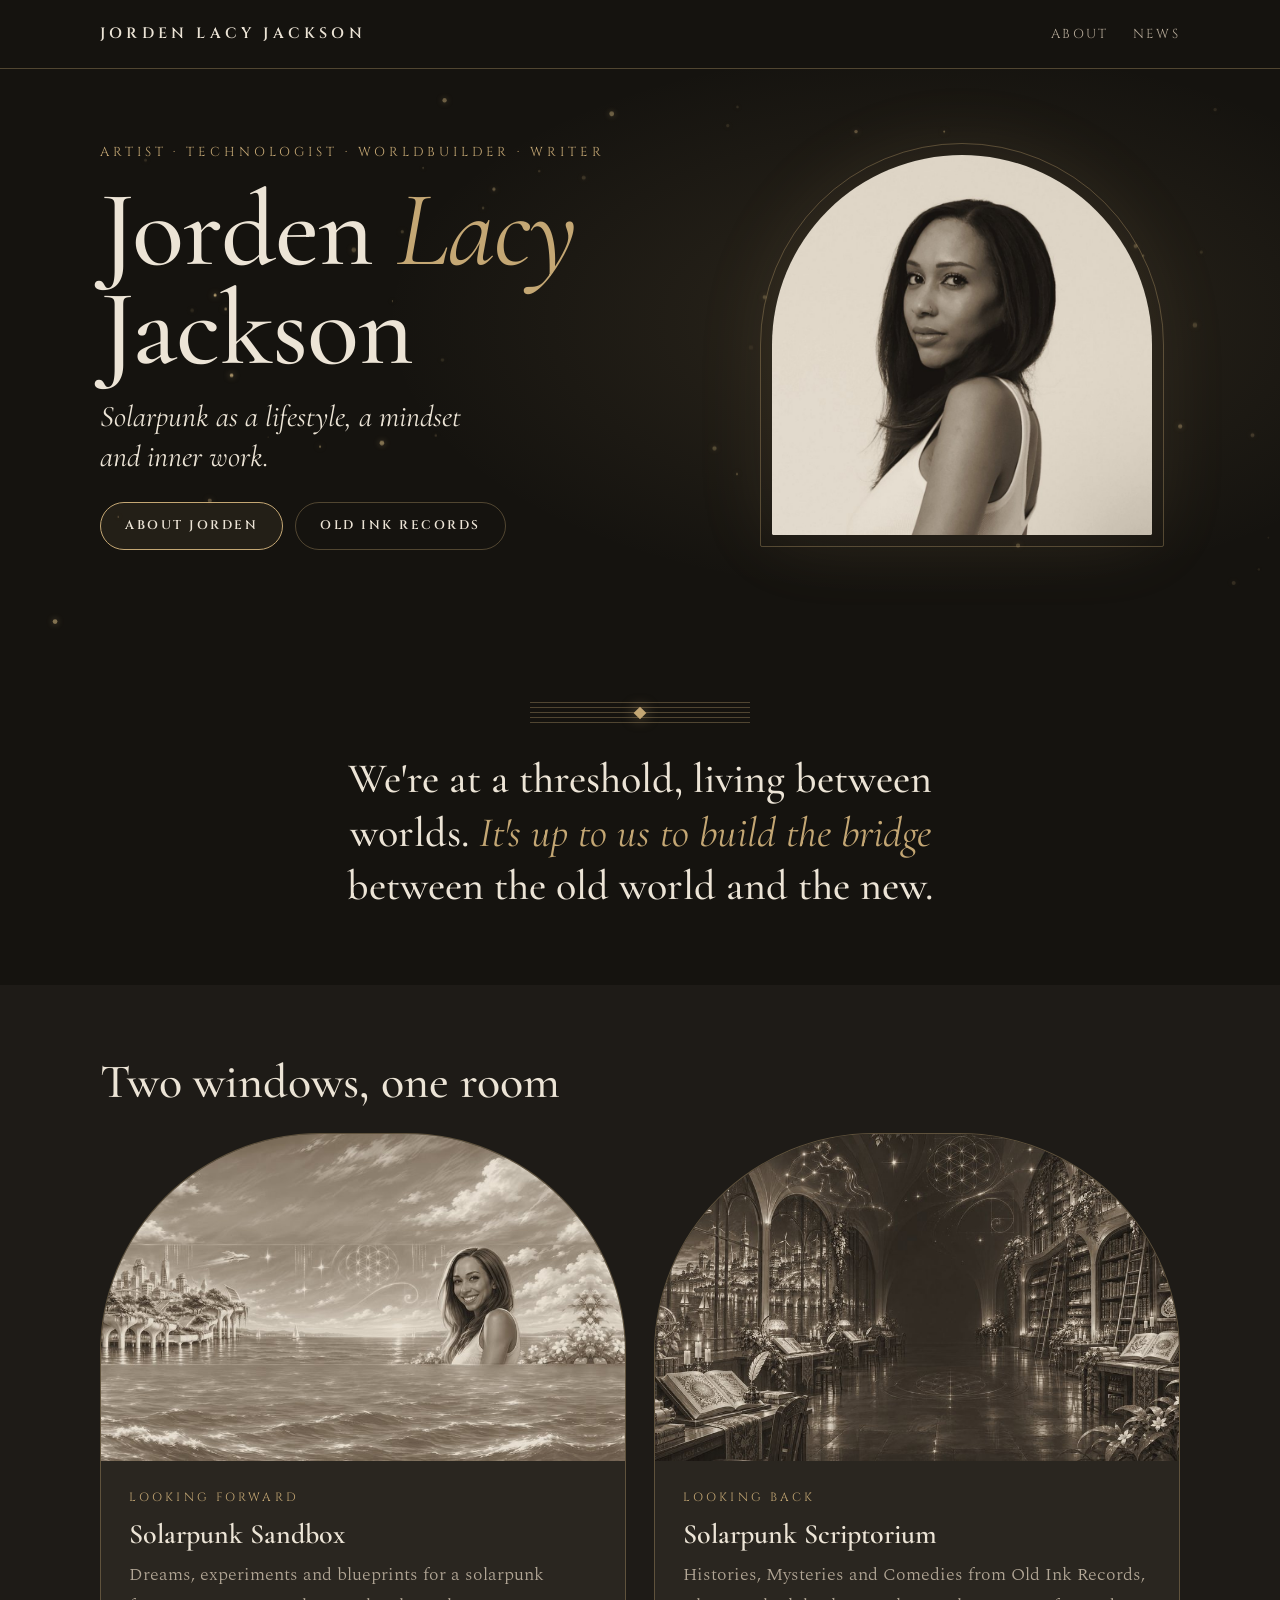
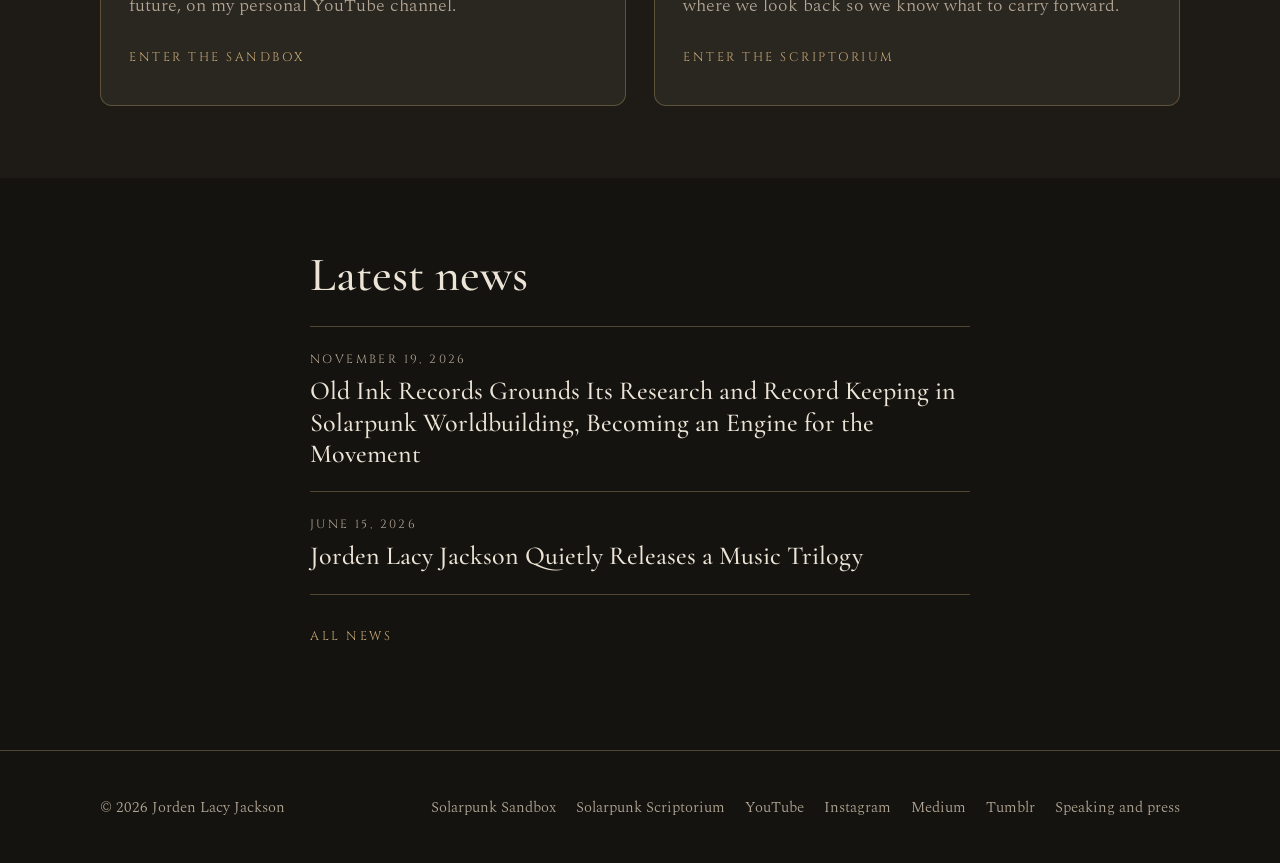
<file: index.html>
<!doctype html>
<html lang="en">
<head>
<meta charset="utf-8">
<meta name="viewport" content="width=device-width, initial-scale=1, viewport-fit=cover">
<title>Jorden Lacy Jackson</title>
<meta name="description" content="Jorden Lacy Jackson is a solarpunk artist, creative technologist, worldbuilder and writer in Los Angeles. Creator of Solarpunk Sandbox and founder of Old Ink Records.">
<link rel="canonical" href="https://jordenlacyjackson.com/">
<meta name="theme-color" content="#15130f">
<meta property="og:type" content="website">
<meta property="og:site_name" content="Jorden Lacy Jackson">
<meta property="og:title" content="Jorden Lacy Jackson">
<meta property="og:description" content="Jorden Lacy Jackson is a solarpunk artist, creative technologist, worldbuilder and writer in Los Angeles. Creator of Solarpunk Sandbox and founder of Old Ink Records.">
<meta property="og:url" content="https://jordenlacyjackson.com/">
<meta property="og:image" content="https://jordenlacyjackson.com/og-image.jpg">
<meta property="og:image:width" content="1200">
<meta property="og:image:height" content="630">
<meta name="twitter:card" content="summary_large_image">
<meta name="twitter:title" content="Jorden Lacy Jackson">
<meta name="twitter:description" content="Jorden Lacy Jackson is a solarpunk artist, creative technologist, worldbuilder and writer in Los Angeles. Creator of Solarpunk Sandbox and founder of Old Ink Records.">
<meta name="twitter:image" content="https://jordenlacyjackson.com/og-image.jpg">
<script type="application/ld+json">
{
 "@context": "https://schema.org",
 "@graph": [
  {
   "@type": "Person",
   "@id": "https://jordenlacyjackson.com/#person",
   "name": "Jorden Lacy Jackson",
   "alternateName": "Jacks",
   "url": "https://jordenlacyjackson.com/",
   "image": "https://jordenlacyjackson.com/jorden-lacy-jackson-smile.jpg",
   "description": "Solarpunk artist, creative technologist, worldbuilder and writer based in Los Angeles. Creator of Solarpunk Sandbox and founder of Old Ink Records.",
   "jobTitle": "Artist, creative technologist, worldbuilder and writer",
   "homeLocation": {
    "@type": "Place",
    "name": "Los Angeles, California"
   },
   "knowsAbout": [
    "Solarpunk",
    "Worldbuilding",
    "Creative technology",
    "Storytelling",
    "Record keeping",
    "Legacy work",
    "Self-mastery"
   ],
   "founder": {
    "@type": "Organization",
    "@id": "https://oldinkrecords.com/#organization",
    "name": "Old Ink Records",
    "url": "https://oldinkrecords.com/"
   },
   "sameAs": [
    "https://www.youtube.com/@jordenlacyjackson",
    "https://www.instagram.com/jordenlacyjackson",
    "https://www.tumblr.com/jorden-lacy-jackson",
    "https://medium.com/@jordenlacyjackson",
    "https://solarpunksandbox.com/",
    "https://solarpunkscriptorium.com/",
    "https://oldinkrecords.com/"
   ]
  },
  {
   "@type": "WebSite",
   "@id": "https://jordenlacyjackson.com/#website",
   "url": "https://jordenlacyjackson.com/",
   "name": "Jorden Lacy Jackson",
   "publisher": {
    "@id": "https://jordenlacyjackson.com/#person"
   }
  },
  {
   "@type": "ProfilePage",
   "@id": "https://jordenlacyjackson.com/#page",
   "url": "https://jordenlacyjackson.com/",
   "name": "Jorden Lacy Jackson",
   "mainEntity": {
    "@id": "https://jordenlacyjackson.com/#person"
   }
  }
 ]
}
</script>
<link rel="stylesheet" href="/fonts/fonts.css">
<link rel="stylesheet" href="/style.css?v=3">
</head>
<body>
<header class="bar">
  <div class="wrap">
    <a class="name" href="/">Jorden Lacy Jackson</a>
    <nav aria-label="Main">
      <a href="/about-jorden-lacy-jackson">About</a>
      <a href="/news">News</a>
    </nav>
  </div>
</header>
<main>
  <section class="hero" style="padding:0">
    <canvas class="motes" aria-hidden="true"></canvas>
    <div class="wrap">
      <div class="hero-copy">
        <span class="kicker">Artist · Technologist · Worldbuilder · Writer</span>
        <h1>Jorden <em>Lacy</em> Jackson</h1>
        <p class="lede">Solarpunk as a lifestyle, a mindset and inner work.</p>
        <div class="btns">
          <a class="btn" href="/about-jorden-lacy-jackson">About Jorden</a>
          <a class="btn btn-quiet" href="https://oldinkrecords.com/">Old Ink Records</a>
        </div>
      </div>
      <figure class="arch" style="margin:0">
        <img src="/portrait-arch.jpg" width="900" height="1170" alt="Portrait of Jorden Lacy Jackson looking over her shoulder, in warm monochrome">
      </figure>
    </div>
  </section>

  <section>
    <div class="wrap">
      <div class="staff" aria-hidden="true"></div>
      <p class="thesis">We're at a threshold, living between worlds. <em>It's up to us to build the bridge</em> between the old world and the new.</p>
    </div>
  </section>

  <section class="alt">
    <div class="wrap">
      <h2>Two windows, one room</h2>
      <div class="windows">
        <div class="window">
          <img src="/window-sandbox.jpg" width="960" height="540" alt="A bright solarpunk harbor city by day" loading="lazy">
          <div class="in">
            <span class="tag">Looking forward</span>
            <h3>Solarpunk Sandbox</h3>
            <p>Dreams, experiments and blueprints for a solarpunk future, on my personal YouTube channel.</p>
            <a class="more" href="https://www.youtube.com/@jordenlacyjackson" rel="noopener">Enter the Sandbox</a>
          </div>
        </div>
        <div class="window">
          <img src="/window-scriptorium.jpg" width="960" height="540" alt="A candlelit solarpunk library at night" loading="lazy">
          <div class="in">
            <span class="tag">Looking back</span>
            <h3>Solarpunk Scriptorium</h3>
            <p>Histories, Mysteries and Comedies from Old Ink Records, where we look back so we know what to carry forward.</p>
            <a class="more" href="https://oldinkrecords.com/">Enter the Scriptorium</a>
          </div>
        </div>
      </div>
    </div>
  </section>

  <section>
    <div class="wrap narrow">
      <h2>Latest news</h2>
      <ul class="news">
      <li><time datetime="2026-11-19">November 19, 2026</time><a href="/old-ink-records-grounds-its-research-and-record-keeping-in-solarpunk">Old Ink Records Grounds Its Research and Record Keeping in Solarpunk Worldbuilding, Becoming an Engine for the Movement</a></li>
      <li><time datetime="2026-06-15">June 15, 2026</time><a href="/press-releasesjorden-lacy-jackson-quietly-releases-a-music-trilogy">Jorden Lacy Jackson Quietly Releases a Music Trilogy</a></li>
      </ul>
      <p style="margin-top:20px"><a class="back" href="/news">All news</a></p>
    </div>
  </section>
</main>
<footer>
  <div class="wrap">
    <span>© 2026 Jorden Lacy Jackson</span>
    <nav aria-label="Elsewhere">
      <a href="https://solarpunksandbox.com/">Solarpunk Sandbox</a>
      <a href="https://solarpunkscriptorium.com/">Solarpunk Scriptorium</a>
      <a href="https://www.youtube.com/@jordenlacyjackson" rel="noopener">YouTube</a>
      <a href="https://www.instagram.com/jordenlacyjackson" rel="noopener">Instagram</a>
      <a href="https://medium.com/@jordenlacyjackson" rel="noopener">Medium</a>
      <a href="https://www.tumblr.com/jorden-lacy-jackson" rel="noopener">Tumblr</a>
      <a href="/speaking-and-press">Speaking and press</a>
    </nav>
  </div>
</footer>
<script src="/motes.js" defer></script>
<!-- Cloudflare Web Analytics --><script type='module' src='https://static.cloudflareinsights.com/beacon.min.js' data-cf-beacon='{"token": "4a1c8ed2318540de8e361f7578ccc518"}'></script><!-- End Cloudflare Web Analytics -->
</body>
</html>
</file>
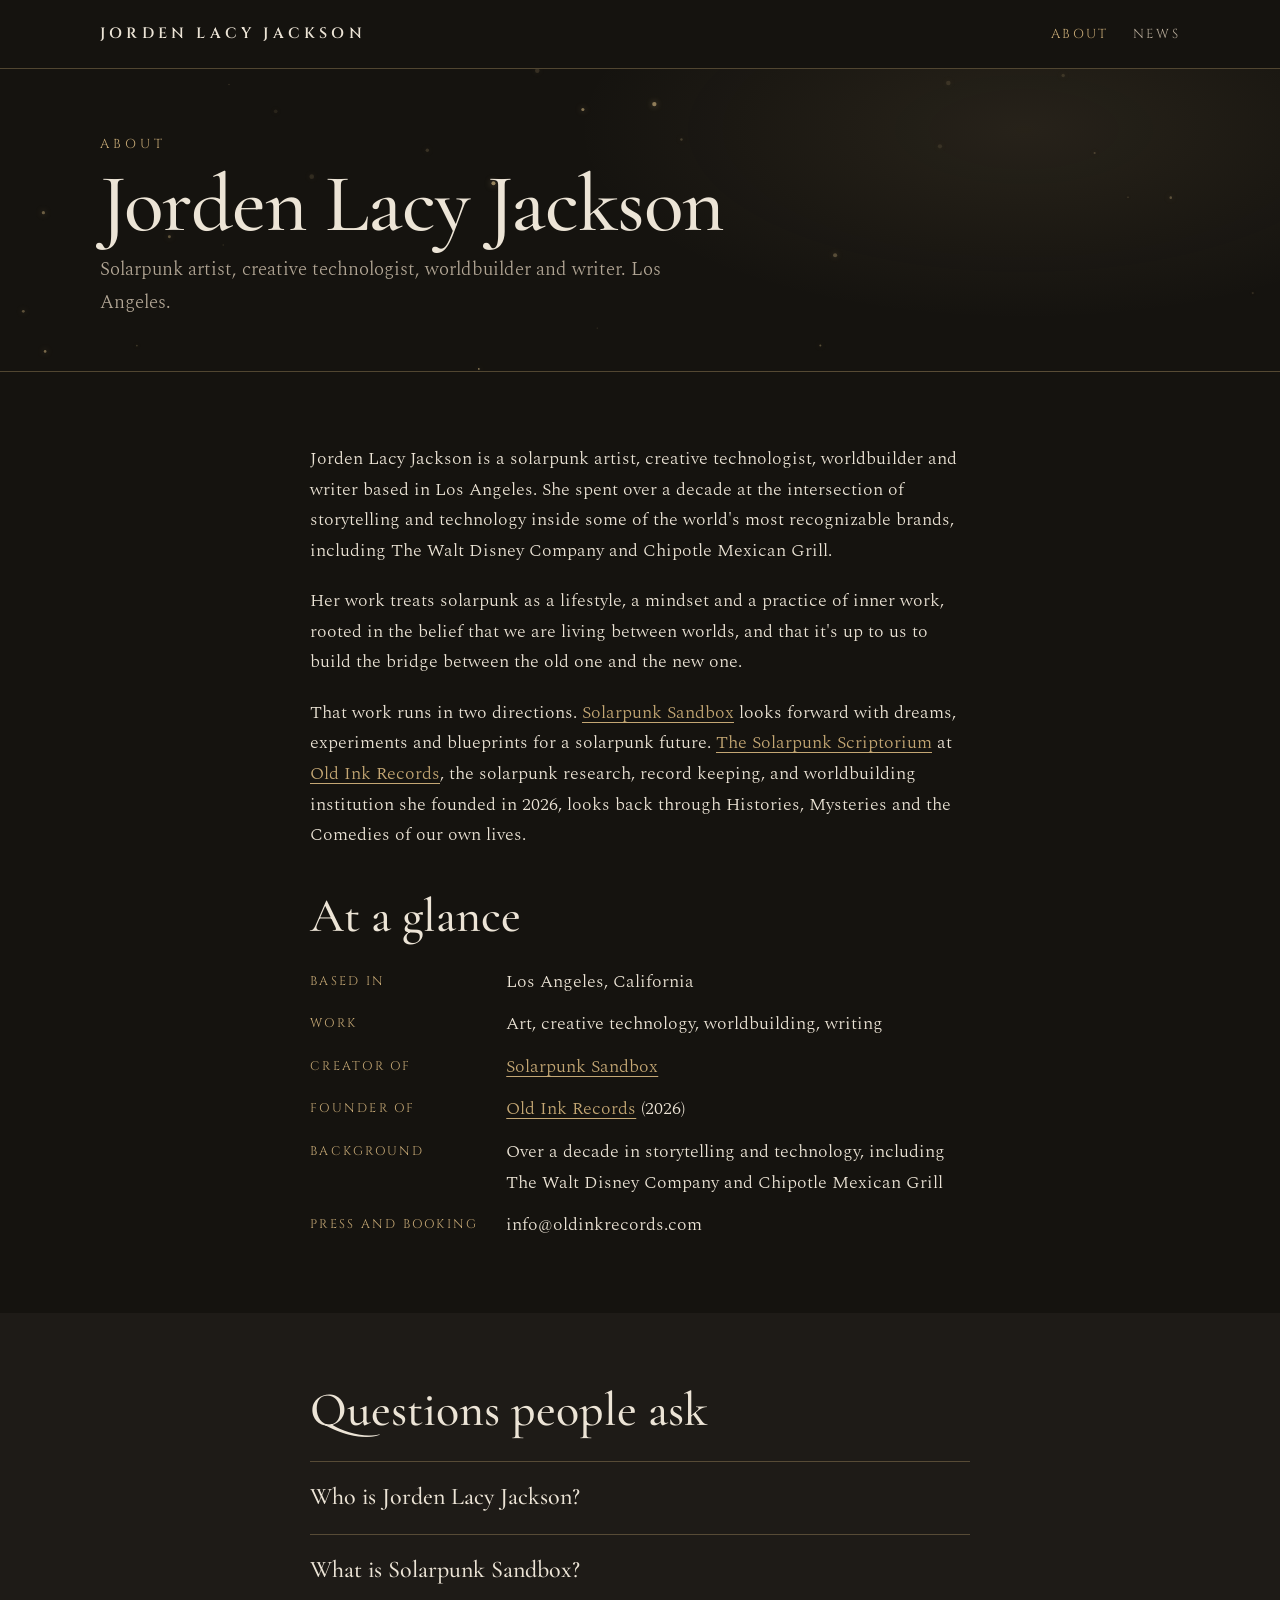
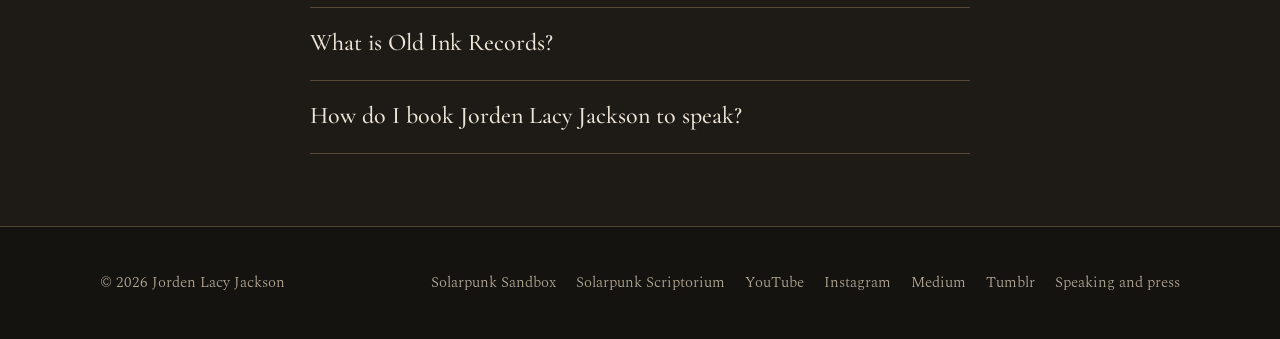
<file: about-jorden-lacy-jackson.html>
<!doctype html>
<html lang="en">
<head>
<meta charset="utf-8">
<meta name="viewport" content="width=device-width, initial-scale=1, viewport-fit=cover">
<title>About Jorden Lacy Jackson</title>
<meta name="description" content="Jorden Lacy Jackson is a solarpunk artist, creative technologist, worldbuilder and writer in Los Angeles, creator of Solarpunk Sandbox and founder of Old Ink Records.">
<link rel="canonical" href="https://jordenlacyjackson.com/about-jorden-lacy-jackson">
<meta name="theme-color" content="#15130f">
<meta property="og:type" content="website">
<meta property="og:site_name" content="Jorden Lacy Jackson">
<meta property="og:title" content="About Jorden Lacy Jackson">
<meta property="og:description" content="Jorden Lacy Jackson is a solarpunk artist, creative technologist, worldbuilder and writer in Los Angeles, creator of Solarpunk Sandbox and founder of Old Ink Records.">
<meta property="og:url" content="https://jordenlacyjackson.com/about-jorden-lacy-jackson">
<meta property="og:image" content="https://jordenlacyjackson.com/og-image.jpg">
<meta property="og:image:width" content="1200">
<meta property="og:image:height" content="630">
<meta name="twitter:card" content="summary_large_image">
<meta name="twitter:title" content="About Jorden Lacy Jackson">
<meta name="twitter:description" content="Jorden Lacy Jackson is a solarpunk artist, creative technologist, worldbuilder and writer in Los Angeles, creator of Solarpunk Sandbox and founder of Old Ink Records.">
<meta name="twitter:image" content="https://jordenlacyjackson.com/og-image.jpg">
<script type="application/ld+json">
{
 "@context": "https://schema.org",
 "@graph": [
  {
   "@type": "Person",
   "@id": "https://jordenlacyjackson.com/#person",
   "name": "Jorden Lacy Jackson",
   "alternateName": "Jacks",
   "url": "https://jordenlacyjackson.com/",
   "image": "https://jordenlacyjackson.com/jorden-lacy-jackson-smile.jpg",
   "description": "Solarpunk artist, creative technologist, worldbuilder and writer based in Los Angeles. Creator of Solarpunk Sandbox and founder of Old Ink Records.",
   "jobTitle": "Artist, creative technologist, worldbuilder and writer",
   "homeLocation": {
    "@type": "Place",
    "name": "Los Angeles, California"
   },
   "knowsAbout": [
    "Solarpunk",
    "Worldbuilding",
    "Creative technology",
    "Storytelling",
    "Record keeping",
    "Legacy work",
    "Self-mastery"
   ],
   "founder": {
    "@type": "Organization",
    "@id": "https://oldinkrecords.com/#organization",
    "name": "Old Ink Records",
    "url": "https://oldinkrecords.com/"
   },
   "sameAs": [
    "https://www.youtube.com/@jordenlacyjackson",
    "https://www.instagram.com/jordenlacyjackson",
    "https://www.tumblr.com/jorden-lacy-jackson",
    "https://medium.com/@jordenlacyjackson",
    "https://solarpunksandbox.com/",
    "https://solarpunkscriptorium.com/",
    "https://oldinkrecords.com/"
   ]
  },
  {
   "@type": "WebSite",
   "@id": "https://jordenlacyjackson.com/#website",
   "url": "https://jordenlacyjackson.com/",
   "name": "Jorden Lacy Jackson",
   "publisher": {
    "@id": "https://jordenlacyjackson.com/#person"
   }
  },
  {
   "@type": "ProfilePage",
   "@id": "https://jordenlacyjackson.com/about-jorden-lacy-jackson#page",
   "url": "https://jordenlacyjackson.com/about-jorden-lacy-jackson",
   "name": "About Jorden Lacy Jackson",
   "mainEntity": {
    "@id": "https://jordenlacyjackson.com/#person"
   }
  },
  {
   "@type": "FAQPage",
   "@id": "https://jordenlacyjackson.com/about-jorden-lacy-jackson#faq",
   "mainEntity": [
    {
     "@type": "Question",
     "name": "Who is Jorden Lacy Jackson?",
     "acceptedAnswer": {
      "@type": "Answer",
      "text": "Jorden Lacy Jackson is a solarpunk artist, creative technologist, worldbuilder and writer based in Los Angeles. She spent over a decade working at the intersection of storytelling and technology, including at The Walt Disney Company and Chipotle Mexican Grill."
     }
    },
    {
     "@type": "Question",
     "name": "What is Solarpunk Sandbox?",
     "acceptedAnswer": {
      "@type": "Answer",
      "text": "Solarpunk Sandbox is where Jorden Lacy Jackson dreams up, tests and builds a solarpunk future on YouTube, treating solarpunk as a lifestyle, a mindset and inner work."
     }
    },
    {
     "@type": "Question",
     "name": "What is Old Ink Records?",
     "acceptedAnswer": {
      "@type": "Answer",
      "text": "Old Ink Records is a solarpunk research, record keeping, and worldbuilding institution founded by Jorden Lacy Jackson in Los Angeles in 2026. Its Solarpunk Scriptorium publishes Histories, Mysteries and Comedies."
     }
    },
    {
     "@type": "Question",
     "name": "How do I book Jorden Lacy Jackson to speak?",
     "acceptedAnswer": {
      "@type": "Answer",
      "text": "Email info@oldinkrecords.com with the event, date, audience and format. Bios and press photos are on the Speaking and Press page."
     }
    }
   ]
  }
 ]
}
</script>
<link rel="stylesheet" href="/fonts/fonts.css">
<link rel="stylesheet" href="/style.css?v=3">
</head>
<body>
<header class="bar">
  <div class="wrap">
    <a class="name" href="/">Jorden Lacy Jackson</a>
    <nav aria-label="Main">
      <a href="/about-jorden-lacy-jackson" aria-current="page">About</a>
      <a href="/news">News</a>
    </nav>
  </div>
</header>
<main>
  <div class="page-head"><canvas class="motes" aria-hidden="true"></canvas><div class="wrap"><span class="kicker">About</span><h1>Jorden Lacy Jackson</h1><p>Solarpunk artist, creative technologist, worldbuilder and writer. Los Angeles.</p></div></div>
  <section>
    <div class="wrap narrow">
      <p>Jorden Lacy Jackson is a solarpunk artist, creative technologist, worldbuilder and writer based in Los Angeles. She spent over a decade at the intersection of storytelling and technology inside some of the world's most recognizable brands, including The Walt Disney Company and Chipotle Mexican Grill.</p>
      <p>Her work treats solarpunk as a lifestyle, a mindset and a practice of inner work, rooted in the belief that we are living between worlds, and that it's up to us to build the bridge between the old one and the new one.</p>
      <p>That work runs in two directions. <a href="https://solarpunksandbox.com/">Solarpunk Sandbox</a> looks forward with dreams, experiments and blueprints for a solarpunk future. <a href="https://solarpunkscriptorium.com/">The Solarpunk Scriptorium</a> at <a href="https://oldinkrecords.com/">Old Ink Records</a>, the solarpunk research, record keeping, and worldbuilding institution she founded in 2026, looks back through Histories, Mysteries and the Comedies of our own lives.</p>
      <h2 style="margin-top:40px">At a glance</h2>
      <dl class="facts">
        <dt>Based in</dt><dd>Los Angeles, California</dd>
        <dt>Work</dt><dd>Art, creative technology, worldbuilding, writing</dd>
        <dt>Creator of</dt><dd><a href="https://solarpunksandbox.com/">Solarpunk Sandbox</a></dd>
        <dt>Founder of</dt><dd><a href="https://oldinkrecords.com/">Old Ink Records</a> (2026)</dd>
        <dt>Background</dt><dd>Over a decade in storytelling and technology, including The Walt Disney Company and Chipotle Mexican Grill</dd>
        <dt>Press and booking</dt><dd>info@oldinkrecords.com</dd>
      </dl>
    </div>
  </section>
  <section class="alt faq">
    <div class="wrap narrow">
      <h2>Questions people ask</h2>
      <details><summary>Who is Jorden Lacy Jackson?</summary><p>Jorden Lacy Jackson is a solarpunk artist, creative technologist, worldbuilder and writer based in Los Angeles. She spent over a decade working at the intersection of storytelling and technology, including at The Walt Disney Company and Chipotle Mexican Grill.</p></details>
      <details><summary>What is Solarpunk Sandbox?</summary><p>Solarpunk Sandbox is where Jorden Lacy Jackson dreams up, tests and builds a solarpunk future on YouTube, treating solarpunk as a lifestyle, a mindset and inner work.</p></details>
      <details><summary>What is Old Ink Records?</summary><p>Old Ink Records is a solarpunk research, record keeping, and worldbuilding institution founded by Jorden Lacy Jackson in Los Angeles in 2026. Its Solarpunk Scriptorium publishes Histories, Mysteries and Comedies.</p></details>
      <details><summary>How do I book Jorden Lacy Jackson to speak?</summary><p>Email info@oldinkrecords.com with the event, date, audience and format. Bios and press photos are on the Speaking and Press page.</p></details>
    </div>
  </section>
</main>
<footer>
  <div class="wrap">
    <span>© 2026 Jorden Lacy Jackson</span>
    <nav aria-label="Elsewhere">
      <a href="https://solarpunksandbox.com/">Solarpunk Sandbox</a>
      <a href="https://solarpunkscriptorium.com/">Solarpunk Scriptorium</a>
      <a href="https://www.youtube.com/@jordenlacyjackson" rel="noopener">YouTube</a>
      <a href="https://www.instagram.com/jordenlacyjackson" rel="noopener">Instagram</a>
      <a href="https://medium.com/@jordenlacyjackson" rel="noopener">Medium</a>
      <a href="https://www.tumblr.com/jorden-lacy-jackson" rel="noopener">Tumblr</a>
      <a href="/speaking-and-press">Speaking and press</a>
    </nav>
  </div>
</footer>
<script src="/motes.js" defer></script>
<!-- Cloudflare Web Analytics --><script type='module' src='https://static.cloudflareinsights.com/beacon.min.js' data-cf-beacon='{"token": "4a1c8ed2318540de8e361f7578ccc518"}'></script><!-- End Cloudflare Web Analytics -->
</body>
</html>
</file>
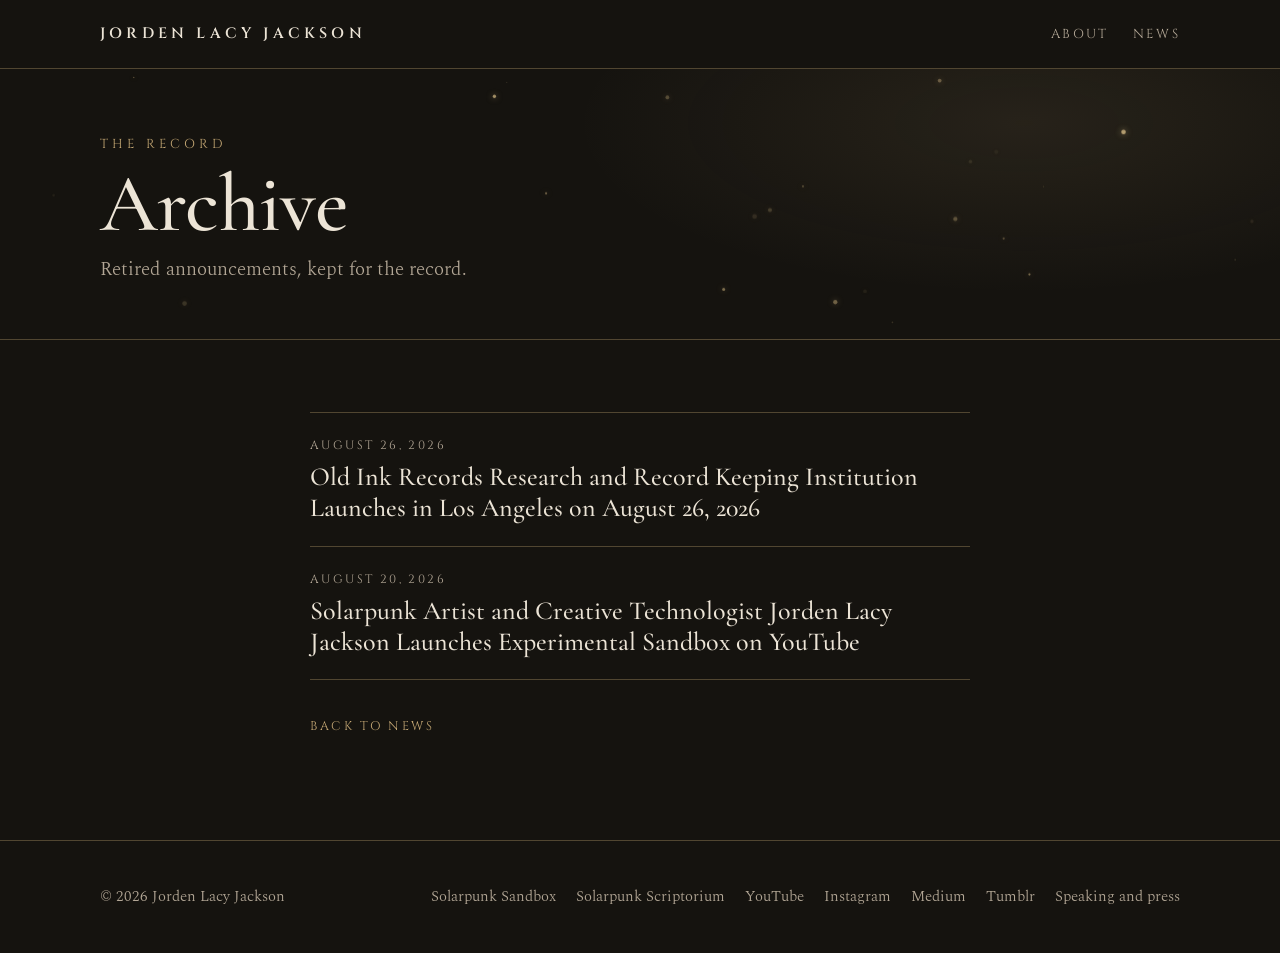
<file: archive.html>
<!doctype html>
<html lang="en">
<head>
<meta charset="utf-8">
<meta name="robots" content="noindex, follow">
<meta name="viewport" content="width=device-width, initial-scale=1, viewport-fit=cover">
<title>Archive | Jorden Lacy Jackson</title>
<meta name="description" content="Retired announcements and records, kept for the record.">
<link rel="canonical" href="https://jordenlacyjackson.com/archive">
<meta name="theme-color" content="#15130f">
<meta property="og:type" content="website">
<meta property="og:site_name" content="Jorden Lacy Jackson">
<meta property="og:title" content="Archive">
<meta property="og:description" content="Retired announcements and records, kept for the record.">
<meta property="og:url" content="https://jordenlacyjackson.com/archive">
<meta property="og:image" content="https://jordenlacyjackson.com/og-image.jpg">
<meta property="og:image:width" content="1200">
<meta property="og:image:height" content="630">
<meta name="twitter:card" content="summary_large_image">
<meta name="twitter:title" content="News | Jorden Lacy Jackson">
<meta name="twitter:description" content="Press releases and announcements from Jorden Lacy Jackson.">
<meta name="twitter:image" content="https://jordenlacyjackson.com/og-image.jpg">
<script type="application/ld+json">
{
 "@context": "https://schema.org",
 "@graph": [
  {
   "@type": "Person",
   "@id": "https://jordenlacyjackson.com/#person",
   "name": "Jorden Lacy Jackson",
   "alternateName": "Jacks",
   "url": "https://jordenlacyjackson.com/",
   "image": "https://jordenlacyjackson.com/jorden-lacy-jackson-smile.jpg",
   "description": "Solarpunk artist, creative technologist, worldbuilder and writer based in Los Angeles. Creator of Solarpunk Sandbox and founder of Old Ink Records.",
   "jobTitle": "Artist, creative technologist, worldbuilder and writer",
   "homeLocation": {
    "@type": "Place",
    "name": "Los Angeles, California"
   },
   "knowsAbout": [
    "Solarpunk",
    "Worldbuilding",
    "Creative technology",
    "Storytelling",
    "Record keeping",
    "Legacy work",
    "Self-mastery"
   ],
   "founder": {
    "@type": "Organization",
    "@id": "https://oldinkrecords.com/#organization",
    "name": "Old Ink Records",
    "url": "https://oldinkrecords.com/"
   },
   "sameAs": [
    "https://www.youtube.com/@jordenlacyjackson",
    "https://www.instagram.com/jordenlacyjackson",
    "https://www.tumblr.com/jorden-lacy-jackson",
    "https://medium.com/@jordenlacyjackson",
    "https://solarpunksandbox.com/",
    "https://solarpunkscriptorium.com/",
    "https://oldinkrecords.com/"
   ]
  },
  {
   "@type": "WebSite",
   "@id": "https://jordenlacyjackson.com/#website",
   "url": "https://jordenlacyjackson.com/",
   "name": "Jorden Lacy Jackson",
   "publisher": {
    "@id": "https://jordenlacyjackson.com/#person"
   }
  },
  {
   "@type": "CollectionPage",
   "@id": "https://jordenlacyjackson.com/archive#page",
   "url": "https://jordenlacyjackson.com/archive",
   "name": "News",
   "about": {
    "@id": "https://jordenlacyjackson.com/#person"
   }
  }
 ]
}
</script>
<link rel="stylesheet" href="/fonts/fonts.css">
<link rel="stylesheet" href="/style.css?v=3">
</head>
<body>
<header class="bar">
  <div class="wrap">
    <a class="name" href="/">Jorden Lacy Jackson</a>
    <nav aria-label="Main">
      <a href="/about-jorden-lacy-jackson">About</a>
      <a href="/news">News</a>
    </nav>
  </div>
</header>
<main>
  <div class="page-head"><canvas class="motes" aria-hidden="true"></canvas><div class="wrap"><span class="kicker">The record</span><h1>Archive</h1><p>Retired announcements, kept for the record.</p></div></div>
  <section><div class="wrap narrow">
    <ul class="news">
      <li><time datetime="2026-08-26">August 26, 2026</time><a href="/old-ink-records-research-and-record-keeping-institution-launches-in-los-angeles-on-august-26-2026">Old Ink Records Research and Record Keeping Institution Launches in Los Angeles on August 26, 2026</a></li>
      <li><time datetime="2026-08-20">August 20, 2026</time><a href="/solarpunk-artist-and-creative-technologist-jorden-lacy-jackson-launches-experimental-sandbox-on-youtube">Solarpunk Artist and Creative Technologist Jorden Lacy Jackson Launches Experimental Sandbox on YouTube</a></li>
    </ul>
    <p style="margin-top:24px"><a class="back" href="/news">Back to News</a></p>
  </div></section>
</main>
<footer>
  <div class="wrap">
    <span>© 2026 Jorden Lacy Jackson</span>
    <nav aria-label="Elsewhere">
      <a href="https://solarpunksandbox.com/">Solarpunk Sandbox</a>
      <a href="https://solarpunkscriptorium.com/">Solarpunk Scriptorium</a>
      <a href="https://www.youtube.com/@jordenlacyjackson" rel="noopener">YouTube</a>
      <a href="https://www.instagram.com/jordenlacyjackson" rel="noopener">Instagram</a>
      <a href="https://medium.com/@jordenlacyjackson" rel="noopener">Medium</a>
      <a href="https://www.tumblr.com/jorden-lacy-jackson" rel="noopener">Tumblr</a>
      <a href="/speaking-and-press">Speaking and press</a>
    </nav>
  </div>
</footer>
<script src="/motes.js" defer></script>
<!-- Cloudflare Web Analytics --><script type='module' src='https://static.cloudflareinsights.com/beacon.min.js' data-cf-beacon='{"token": "4a1c8ed2318540de8e361f7578ccc518"}'></script><!-- End Cloudflare Web Analytics -->
</body>
</html>
</file>
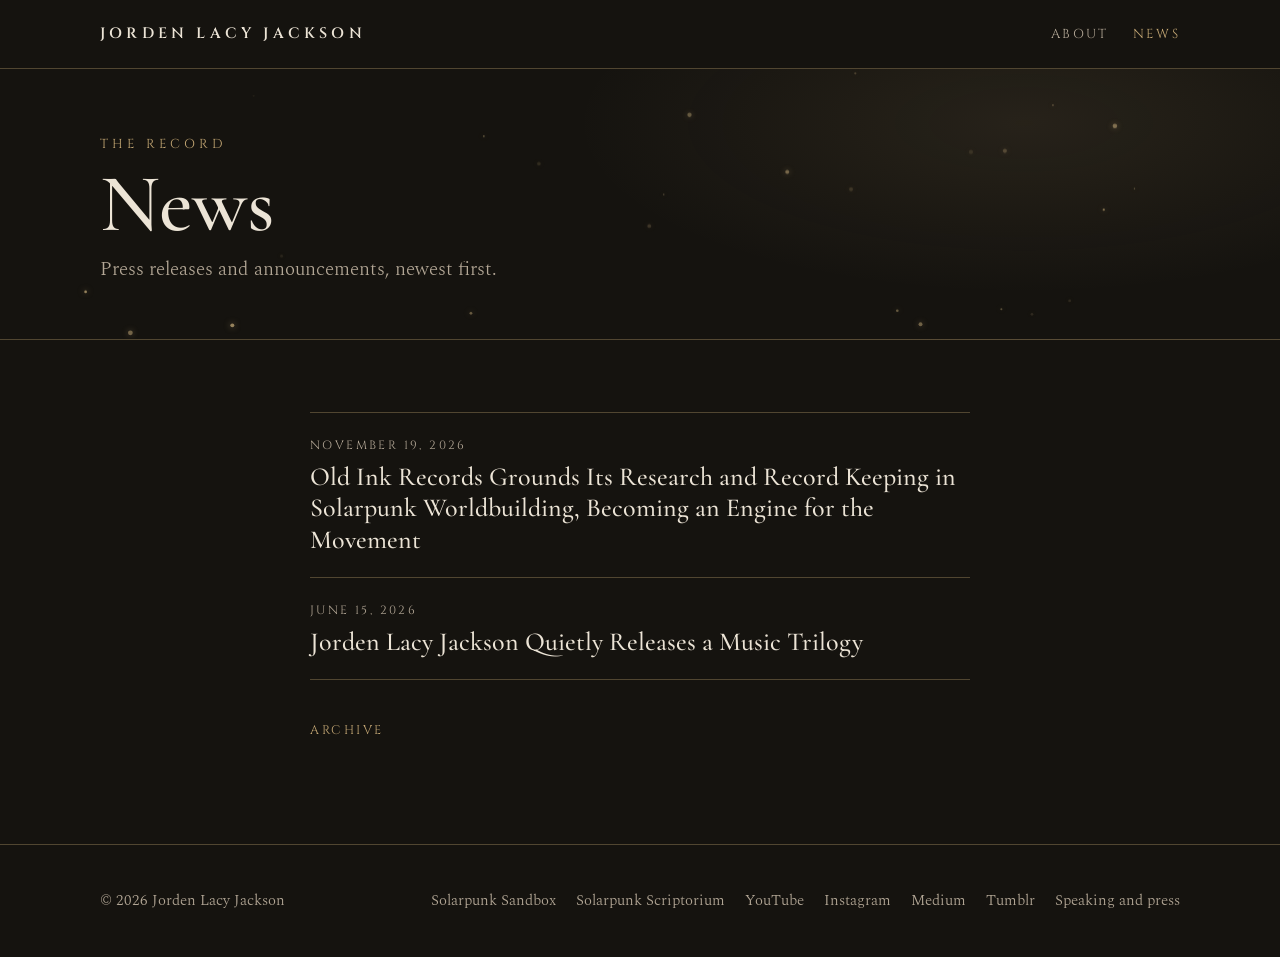
<file: news.html>
<!doctype html>
<html lang="en">
<head>
<meta charset="utf-8">
<meta name="viewport" content="width=device-width, initial-scale=1, viewport-fit=cover">
<title>News | Jorden Lacy Jackson</title>
<meta name="description" content="Press releases and announcements from Jorden Lacy Jackson.">
<link rel="canonical" href="https://jordenlacyjackson.com/news">
<meta name="theme-color" content="#15130f">
<meta property="og:type" content="website">
<meta property="og:site_name" content="Jorden Lacy Jackson">
<meta property="og:title" content="News | Jorden Lacy Jackson">
<meta property="og:description" content="Press releases and announcements from Jorden Lacy Jackson.">
<meta property="og:url" content="https://jordenlacyjackson.com/news">
<meta property="og:image" content="https://jordenlacyjackson.com/og-image.jpg">
<meta property="og:image:width" content="1200">
<meta property="og:image:height" content="630">
<meta name="twitter:card" content="summary_large_image">
<meta name="twitter:title" content="News | Jorden Lacy Jackson">
<meta name="twitter:description" content="Press releases and announcements from Jorden Lacy Jackson.">
<meta name="twitter:image" content="https://jordenlacyjackson.com/og-image.jpg">
<script type="application/ld+json">
{
 "@context": "https://schema.org",
 "@graph": [
  {
   "@type": "Person",
   "@id": "https://jordenlacyjackson.com/#person",
   "name": "Jorden Lacy Jackson",
   "alternateName": "Jacks",
   "url": "https://jordenlacyjackson.com/",
   "image": "https://jordenlacyjackson.com/jorden-lacy-jackson-smile.jpg",
   "description": "Solarpunk artist, creative technologist, worldbuilder and writer based in Los Angeles. Creator of Solarpunk Sandbox and founder of Old Ink Records.",
   "jobTitle": "Artist, creative technologist, worldbuilder and writer",
   "homeLocation": {
    "@type": "Place",
    "name": "Los Angeles, California"
   },
   "knowsAbout": [
    "Solarpunk",
    "Worldbuilding",
    "Creative technology",
    "Storytelling",
    "Record keeping",
    "Legacy work",
    "Self-mastery"
   ],
   "founder": {
    "@type": "Organization",
    "@id": "https://oldinkrecords.com/#organization",
    "name": "Old Ink Records",
    "url": "https://oldinkrecords.com/"
   },
   "sameAs": [
    "https://www.youtube.com/@jordenlacyjackson",
    "https://www.instagram.com/jordenlacyjackson",
    "https://www.tumblr.com/jorden-lacy-jackson",
    "https://medium.com/@jordenlacyjackson",
    "https://solarpunksandbox.com/",
    "https://solarpunkscriptorium.com/",
    "https://oldinkrecords.com/"
   ]
  },
  {
   "@type": "WebSite",
   "@id": "https://jordenlacyjackson.com/#website",
   "url": "https://jordenlacyjackson.com/",
   "name": "Jorden Lacy Jackson",
   "publisher": {
    "@id": "https://jordenlacyjackson.com/#person"
   }
  },
  {
   "@type": "CollectionPage",
   "@id": "https://jordenlacyjackson.com/news#page",
   "url": "https://jordenlacyjackson.com/news",
   "name": "News",
   "about": {
    "@id": "https://jordenlacyjackson.com/#person"
   }
  }
 ]
}
</script>
<link rel="stylesheet" href="/fonts/fonts.css">
<link rel="stylesheet" href="/style.css?v=3">
</head>
<body>
<header class="bar">
  <div class="wrap">
    <a class="name" href="/">Jorden Lacy Jackson</a>
    <nav aria-label="Main">
      <a href="/about-jorden-lacy-jackson">About</a>
      <a href="/news" aria-current="page">News</a>
    </nav>
  </div>
</header>
<main>
  <div class="page-head"><canvas class="motes" aria-hidden="true"></canvas><div class="wrap"><span class="kicker">The record</span><h1>News</h1><p>Press releases and announcements, newest first.</p></div></div>
  <section><div class="wrap narrow">
    <ul class="news">
      <li><time datetime="2026-11-19">November 19, 2026</time><a href="/old-ink-records-grounds-its-research-and-record-keeping-in-solarpunk">Old Ink Records Grounds Its Research and Record Keeping in Solarpunk Worldbuilding, Becoming an Engine for the Movement</a></li>
      <li><time datetime="2026-06-15">June 15, 2026</time><a href="/press-releasesjorden-lacy-jackson-quietly-releases-a-music-trilogy">Jorden Lacy Jackson Quietly Releases a Music Trilogy</a></li>
    </ul>
    <p style="margin-top:28px"><a class="back" href="/archive">Archive</a></p>
  </div></section>
</main>
<footer>
  <div class="wrap">
    <span>© 2026 Jorden Lacy Jackson</span>
    <nav aria-label="Elsewhere">
      <a href="https://solarpunksandbox.com/">Solarpunk Sandbox</a>
      <a href="https://solarpunkscriptorium.com/">Solarpunk Scriptorium</a>
      <a href="https://www.youtube.com/@jordenlacyjackson" rel="noopener">YouTube</a>
      <a href="https://www.instagram.com/jordenlacyjackson" rel="noopener">Instagram</a>
      <a href="https://medium.com/@jordenlacyjackson" rel="noopener">Medium</a>
      <a href="https://www.tumblr.com/jorden-lacy-jackson" rel="noopener">Tumblr</a>
      <a href="/speaking-and-press">Speaking and press</a>
    </nav>
  </div>
</footer>
<script src="/motes.js" defer></script>
<!-- Cloudflare Web Analytics --><script type='module' src='https://static.cloudflareinsights.com/beacon.min.js' data-cf-beacon='{"token": "4a1c8ed2318540de8e361f7578ccc518"}'></script><!-- End Cloudflare Web Analytics -->
</body>
</html>
</file>
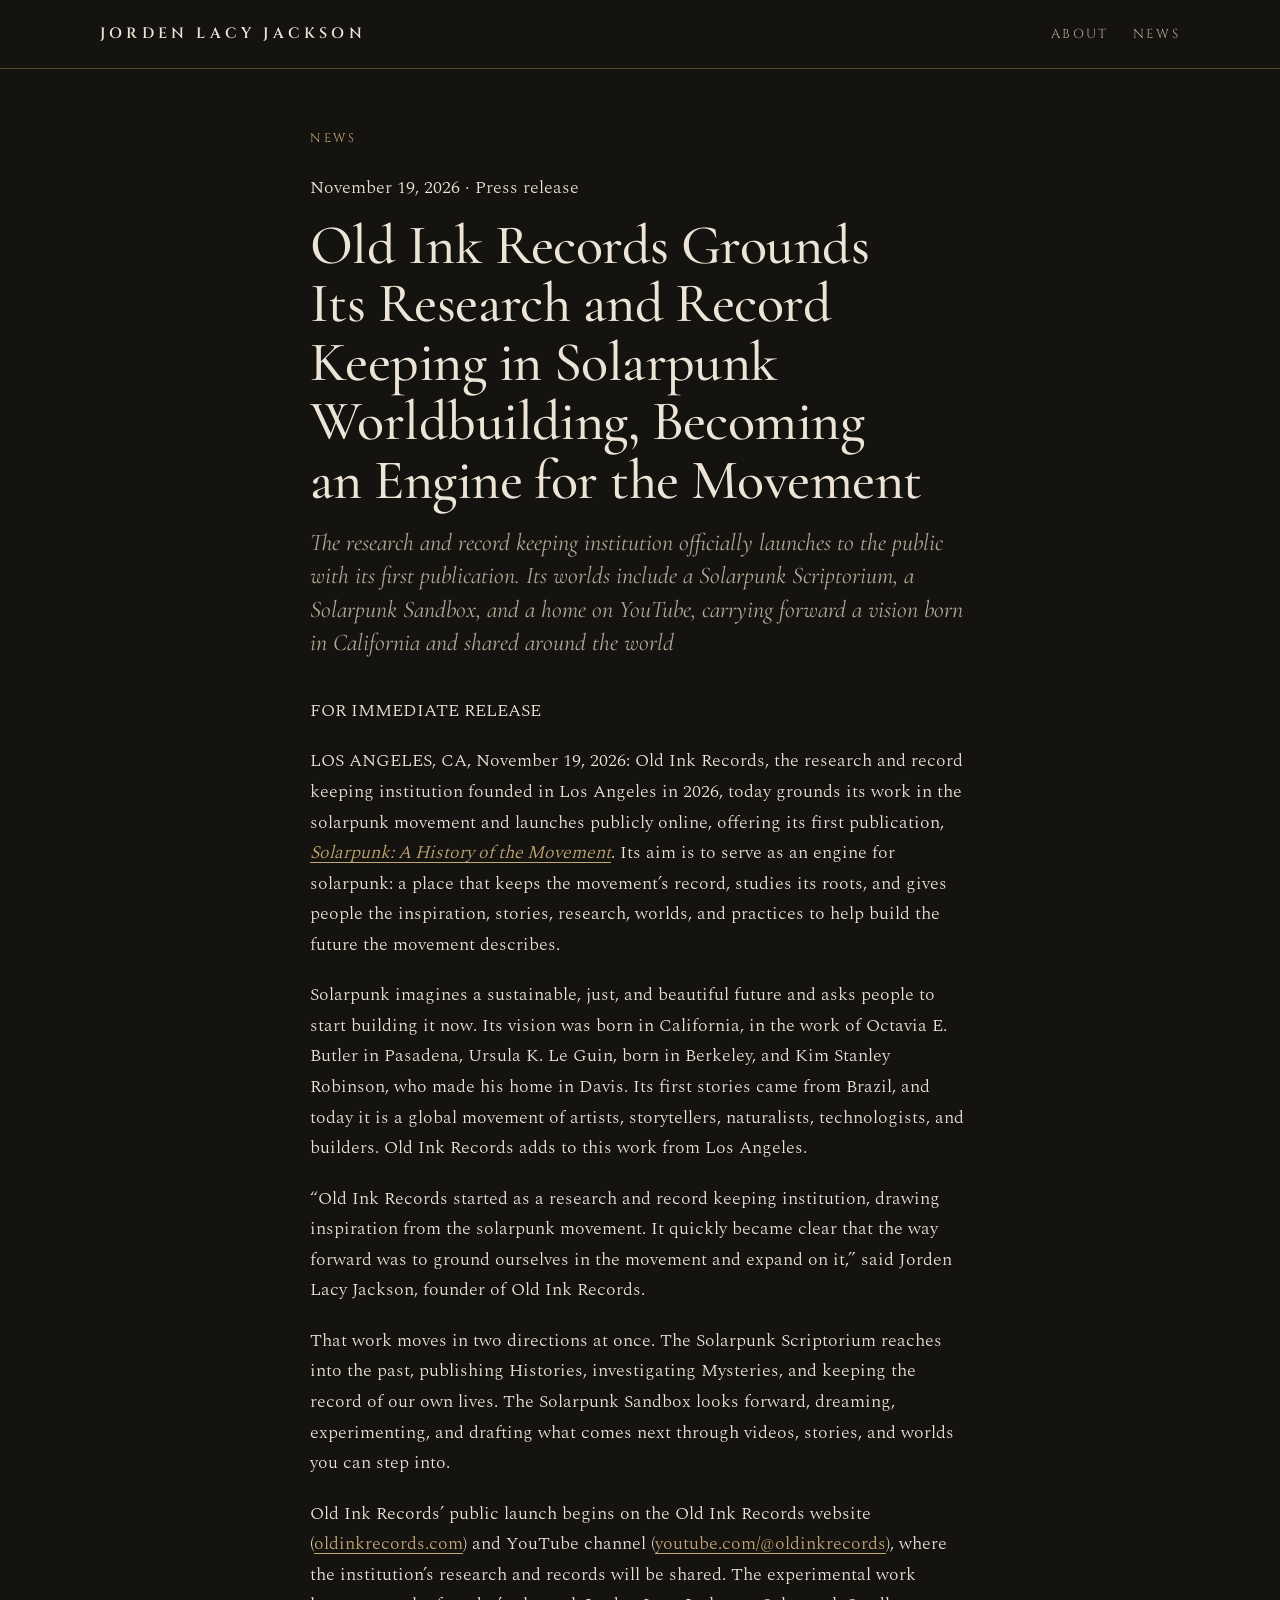
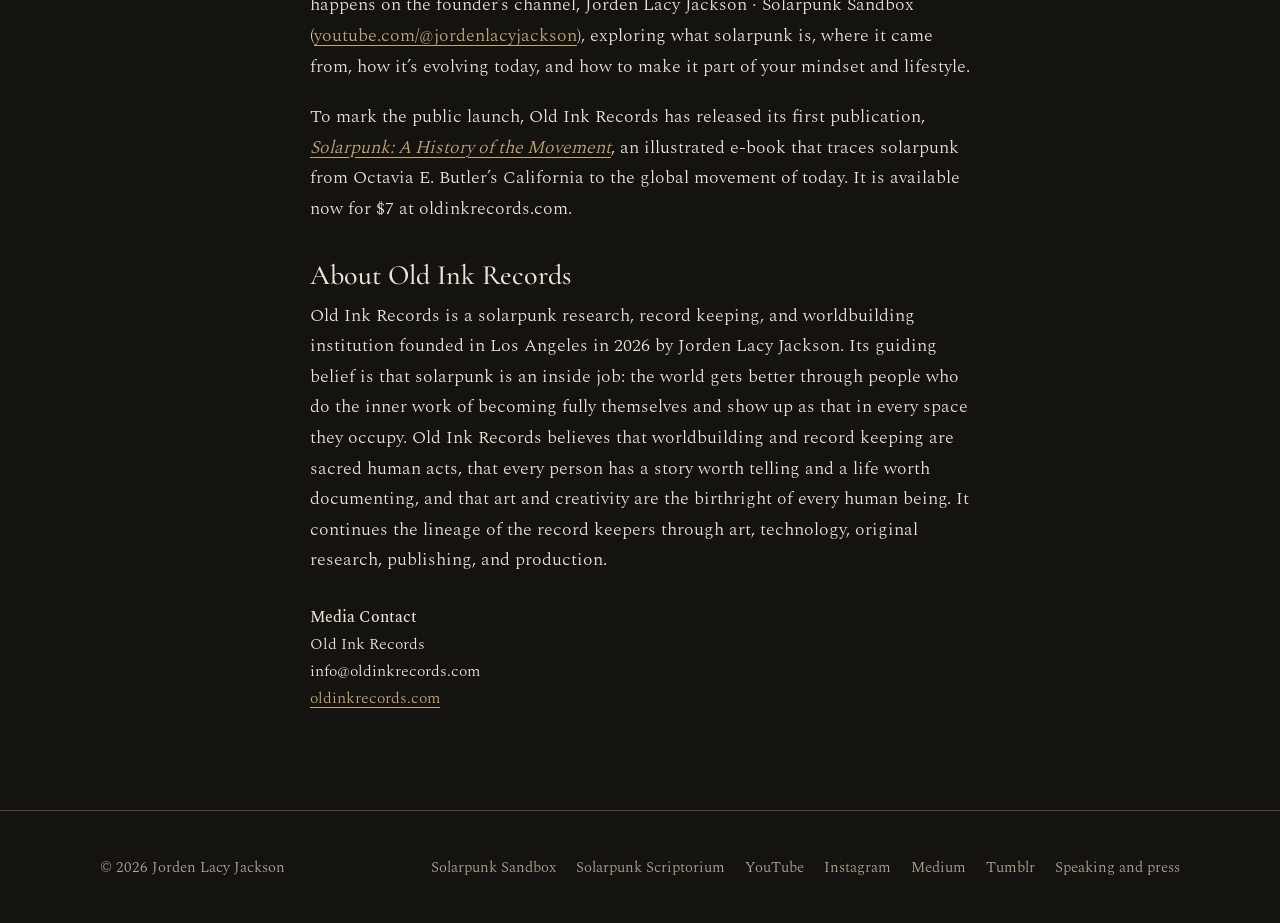
<file: old-ink-records-grounds-its-research-and-record-keeping-in-solarpunk.html>
<!doctype html>
<html lang="en">
<head>
<meta charset="utf-8">
<meta name="viewport" content="width=device-width, initial-scale=1, viewport-fit=cover">
<title>Old Ink Records Grounds Its Work in Solarpunk Worldbuilding</title>
<meta name="description" content="The research and record keeping institution officially launches to the public with its first publication. Its worlds include a Solarpunk Scriptorium, a Solarpunk Sandbox, and a home on YouTube, carrying forward a vision born in California and shared around the world">
<link rel="canonical" href="https://jordenlacyjackson.com/old-ink-records-grounds-its-research-and-record-keeping-in-solarpunk">
<meta name="theme-color" content="#15130f">
<meta property="og:type" content="article">
<meta property="og:site_name" content="Jorden Lacy Jackson">
<meta property="og:title" content="Old Ink Records Grounds Its Work in Solarpunk Worldbuilding">
<meta property="og:description" content="The research and record keeping institution officially launches to the public with its first publication. Its worlds include a Solarpunk Scriptorium, a Solarpunk Sandbox, and a home on YouTube, carrying forward a vision born in California and shared around the world">
<meta property="og:url" content="https://jordenlacyjackson.com/old-ink-records-grounds-its-research-and-record-keeping-in-solarpunk">
<meta property="og:image" content="https://jordenlacyjackson.com/og-image.jpg">
<meta property="og:image:alt" content="The Old Ink Records scriptorium: a candlelit library with open books and ladders, beside arched windows looking out on a glowing solarpunk city by the water.">
<meta property="og:image:width" content="1200">
<meta property="og:image:height" content="630">
<meta name="twitter:card" content="summary_large_image">
<meta name="twitter:title" content="Old Ink Records Grounds Its Work in Solarpunk Worldbuilding">
<meta name="twitter:description" content="A publishing and research hub dedicated to the histories, mysteries, and potential futures of humanity">
<meta name="twitter:image" content="https://jordenlacyjackson.com/og-image.jpg">
<meta name="twitter:image:alt" content="The Old Ink Records scriptorium: a candlelit library with open books and ladders, beside arched windows looking out on a glowing solarpunk city by the water.">
<script type="application/ld+json">
{
 "@context": "https://schema.org",
 "@graph": [
  {
   "@type": "Person",
   "@id": "https://jordenlacyjackson.com/#person",
   "name": "Jorden Lacy Jackson",
   "alternateName": "Jacks",
   "url": "https://jordenlacyjackson.com/",
   "image": "https://jordenlacyjackson.com/jorden-lacy-jackson-smile.jpg",
   "description": "Solarpunk artist, creative technologist, worldbuilder and writer based in Los Angeles. Creator of Solarpunk Sandbox and founder of Old Ink Records.",
   "jobTitle": "Artist, creative technologist, worldbuilder and writer",
   "homeLocation": {
    "@type": "Place",
    "name": "Los Angeles, California"
   },
   "knowsAbout": [
    "Solarpunk",
    "Worldbuilding",
    "Creative technology",
    "Storytelling",
    "Record keeping",
    "Legacy work",
    "Self-mastery"
   ],
   "founder": {
    "@type": "Organization",
    "@id": "https://oldinkrecords.com/#organization",
    "name": "Old Ink Records",
    "url": "https://oldinkrecords.com/"
   },
   "sameAs": [
    "https://www.youtube.com/@jordenlacyjackson",
    "https://www.instagram.com/jordenlacyjackson",
    "https://www.tumblr.com/jorden-lacy-jackson",
    "https://medium.com/@jordenlacyjackson",
    "https://solarpunksandbox.com/",
    "https://solarpunkscriptorium.com/",
    "https://oldinkrecords.com/"
   ]
  },
  {
   "@type": "WebSite",
   "@id": "https://jordenlacyjackson.com/#website",
   "url": "https://jordenlacyjackson.com/",
   "name": "Jorden Lacy Jackson",
   "publisher": {
    "@id": "https://jordenlacyjackson.com/#person"
   }
  },
  {
   "@type": "NewsArticle",
   "@id": "https://jordenlacyjackson.com/old-ink-records-grounds-its-research-and-record-keeping-in-solarpunk#article",
   "headline": "Old Ink Records Grounds Its Research and Record Keeping in Solarpunk Worldbuilding, Becoming an Engine for the Movement",
   "alternativeHeadline": "A publishing and research hub dedicated to the histories, mysteries, and potential futures of humanity",
   "datePublished": "2026-11-19",
   "author": {
    "@id": "https://jordenlacyjackson.com/#person"
   },
   "publisher": {
    "@id": "https://jordenlacyjackson.com/#person"
   },
   "mainEntityOfPage": "https://jordenlacyjackson.com/old-ink-records-grounds-its-research-and-record-keeping-in-solarpunk",
   "image": "https://jordenlacyjackson.com/og-image.jpg"
  }
 ]
}
</script>
<link rel="stylesheet" href="/fonts/fonts.css">
<link rel="stylesheet" href="/style.css">
</head>
<body>
<header class="bar">
  <div class="wrap">
    <a class="name" href="/">Jorden Lacy Jackson</a>
    <nav aria-label="Main">
      <a href="/about-jorden-lacy-jackson">About</a>
      <a href="/news">News</a>
    </nav>
  </div>
</header>
<main>
  <article class="release"><div class="wrap narrow">
    <a class="back" href="/news">News</a>
    <div class="eyebrow" style="margin-top:12px"><time datetime="2026-11-19">November 19, 2026</time> · Press release</div>
    <h1>Old Ink Records Grounds Its Research and Record Keeping in Solarpunk Worldbuilding, Becoming an Engine for the Movement</h1>
    <p class="sub">The research and record keeping institution officially launches to the public with its first publication. Its worlds include a Solarpunk Scriptorium, a Solarpunk Sandbox, and a home on YouTube, carrying forward a vision born in California and shared around the world</p>
    <p>FOR IMMEDIATE RELEASE</p>
    <p>LOS ANGELES, CA, November 19, 2026: Old Ink Records, the research and record keeping institution founded in Los Angeles in 2026, today grounds its work in the solarpunk movement and launches publicly online, offering its first publication, <a href="https://oldinkrecords.com/solarpunk-a-history-of-the-movement-ebook"><em>Solarpunk: A History of the Movement</em></a>. Its aim is to serve as an engine for solarpunk: a place that keeps the movement&rsquo;s record, studies its roots, and gives people the inspiration, stories, research, worlds, and practices to help build the future the movement describes.</p>
    <p>Solarpunk imagines a sustainable, just, and beautiful future and asks people to start building it now. Its vision was born in California, in the work of Octavia E. Butler in Pasadena, Ursula K. Le Guin, born in Berkeley, and Kim Stanley Robinson, who made his home in Davis. Its first stories came from Brazil, and today it is a global movement of artists, storytellers, naturalists, technologists, and builders. Old Ink Records adds to this work from Los Angeles.</p>
    <p>&ldquo;Old Ink Records started as a research and record keeping institution, drawing inspiration from the solarpunk movement. It quickly became clear that the way forward was to ground ourselves in the movement and expand on it,&rdquo; said Jorden Lacy Jackson, founder of Old Ink Records.</p>
    <p>That work moves in two directions at once. The Solarpunk Scriptorium reaches into the past, publishing Histories, investigating Mysteries, and keeping the record of our own lives. The Solarpunk Sandbox looks forward, dreaming, experimenting, and drafting what comes next through videos, stories, and worlds you can step into.</p>
    <p>Old Ink Records&rsquo; public launch begins on the Old Ink Records website (<a href="https://oldinkrecords.com/">oldinkrecords.com</a>) and YouTube channel (<a href="https://www.youtube.com/@oldinkrecords">youtube.com/@oldinkrecords</a>), where the institution&rsquo;s research and records will be shared. The experimental work happens on the founder&rsquo;s channel, Jorden Lacy Jackson &middot; Solarpunk Sandbox (<a href="https://www.youtube.com/@jordenlacyjackson">youtube.com/@jordenlacyjackson</a>), exploring what solarpunk is, where it came from, how it&rsquo;s evolving today, and how to make it part of your mindset and lifestyle.</p>
    <p>To mark the public launch, Old Ink Records has released its first publication, <a href="https://oldinkrecords.com/solarpunk-a-history-of-the-movement-ebook"><em>Solarpunk: A History of the Movement</em></a>, an illustrated e-book that traces solarpunk from Octavia E. Butler&rsquo;s California to the global movement of today. It is available now for $7 at oldinkrecords.com.</p>
    <h2>About Old Ink Records</h2>
    <p>Old Ink Records is a solarpunk research, record keeping, and worldbuilding institution founded in Los Angeles in 2026 by Jorden Lacy Jackson. Its guiding belief is that solarpunk is an inside job: the world gets better through people who do the inner work of becoming fully themselves and show up as that in every space they occupy. Old Ink Records believes that worldbuilding and record keeping are sacred human acts, that every person has a story worth telling and a life worth documenting, and that art and creativity are the birthright of every human being. It continues the lineage of the record keepers through art, technology, original research, publishing, and production.</p>
    <p style="margin-top:28px;font-size:16px;color:var(--cream-dim)"><strong>Media Contact</strong><br>Old Ink Records<br>info@oldinkrecords.com<br><a href="https://oldinkrecords.com/">oldinkrecords.com</a></p>
  </div></article>
</main>
<footer>
  <div class="wrap">
    <span>© 2026 Jorden Lacy Jackson</span>
    <nav aria-label="Elsewhere">
      <a href="https://solarpunksandbox.com/">Solarpunk Sandbox</a>
      <a href="https://solarpunkscriptorium.com/">Solarpunk Scriptorium</a>
      <a href="https://www.youtube.com/@jordenlacyjackson" rel="noopener">YouTube</a>
      <a href="https://www.instagram.com/jordenlacyjackson" rel="noopener">Instagram</a>
      <a href="https://medium.com/@jordenlacyjackson" rel="noopener">Medium</a>
      <a href="https://www.tumblr.com/jorden-lacy-jackson" rel="noopener">Tumblr</a>
      <a href="/speaking-and-press">Speaking and press</a>
    </nav>
  </div>
</footer>
<script src="/motes.js" defer></script>
<!-- Cloudflare Web Analytics --><script type='module' src='https://static.cloudflareinsights.com/beacon.min.js' data-cf-beacon='{"token": "4a1c8ed2318540de8e361f7578ccc518"}'></script><!-- End Cloudflare Web Analytics -->
</body>
</html>
</file>
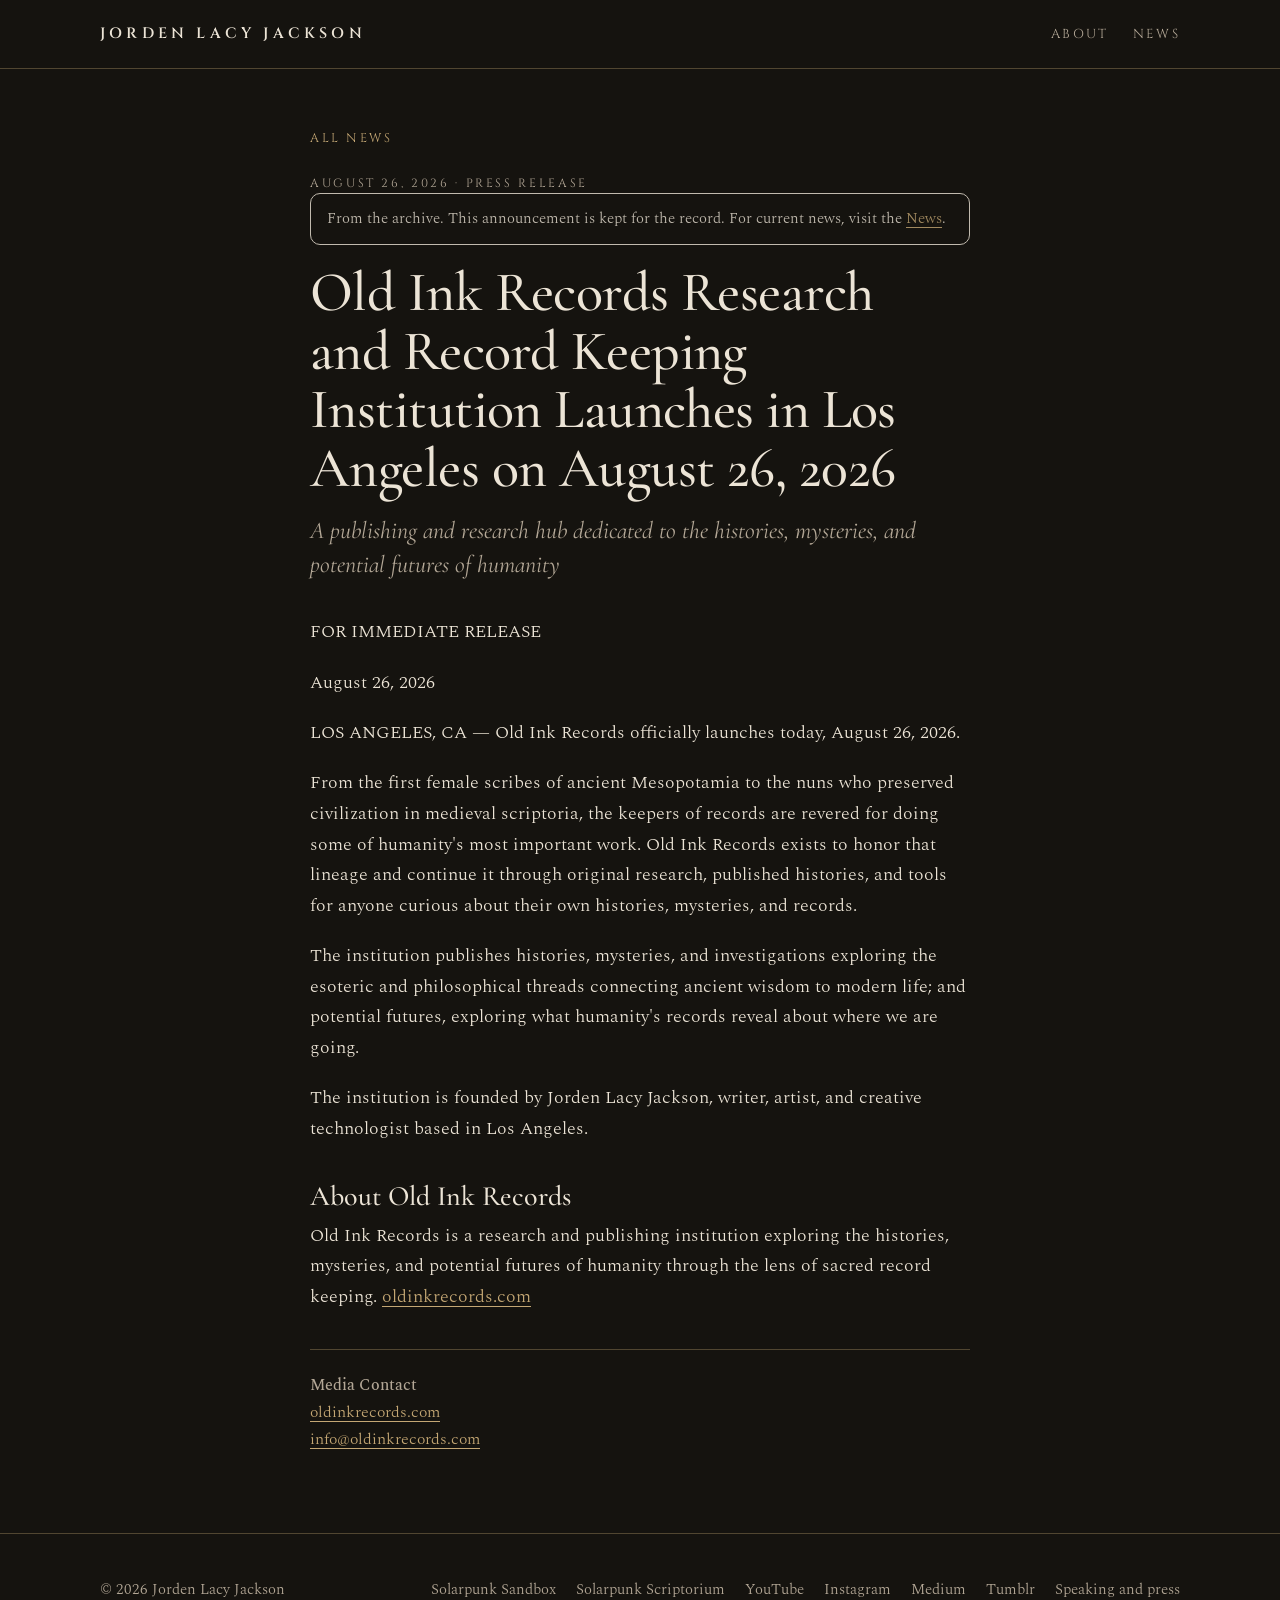
<file: old-ink-records-research-and-record-keeping-institution-launches-in-los-angeles-on-august-26-2026.html>
<!doctype html>
<html lang="en">
<head>
<meta charset="utf-8">
<meta name="robots" content="noindex, follow">
<meta name="viewport" content="width=device-width, initial-scale=1, viewport-fit=cover">
<title>Old Ink Records Research and Record Keeping Institution Launches in Los Angeles on August 26, 2026</title>
<meta name="description" content="A publishing and research hub dedicated to the histories, mysteries, and potential futures of humanity">
<link rel="canonical" href="https://jordenlacyjackson.com/old-ink-records-research-and-record-keeping-institution-launches-in-los-angeles-on-august-26-2026">
<meta name="theme-color" content="#15130f">
<meta property="og:type" content="article">
<meta property="og:site_name" content="Jorden Lacy Jackson">
<meta property="og:title" content="Old Ink Records Research and Record Keeping Institution Launches in Los Angeles on August 26, 2026">
<meta property="og:description" content="A publishing and research hub dedicated to the histories, mysteries, and potential futures of humanity">
<meta property="og:url" content="https://jordenlacyjackson.com/old-ink-records-research-and-record-keeping-institution-launches-in-los-angeles-on-august-26-2026">
<meta property="og:image" content="https://jordenlacyjackson.com/og-image.jpg">
<meta property="og:image:width" content="1200">
<meta property="og:image:height" content="630">
<meta name="twitter:card" content="summary_large_image">
<meta name="twitter:title" content="Old Ink Records Research and Record Keeping Institution Launches in Los Angeles on August 26, 2026">
<meta name="twitter:description" content="A publishing and research hub dedicated to the histories, mysteries, and potential futures of humanity">
<meta name="twitter:image" content="https://jordenlacyjackson.com/og-image.jpg">
<script type="application/ld+json">
{
 "@context": "https://schema.org",
 "@graph": [
  {
   "@type": "Person",
   "@id": "https://jordenlacyjackson.com/#person",
   "name": "Jorden Lacy Jackson",
   "alternateName": "Jacks",
   "url": "https://jordenlacyjackson.com/",
   "image": "https://jordenlacyjackson.com/jorden-lacy-jackson-smile.jpg",
   "description": "Solarpunk artist, creative technologist, worldbuilder and writer based in Los Angeles. Creator of Solarpunk Sandbox and founder of Old Ink Records.",
   "jobTitle": "Artist, creative technologist, worldbuilder and writer",
   "homeLocation": {
    "@type": "Place",
    "name": "Los Angeles, California"
   },
   "knowsAbout": [
    "Solarpunk",
    "Worldbuilding",
    "Creative technology",
    "Storytelling",
    "Record keeping",
    "Legacy work",
    "Self-mastery"
   ],
   "founder": {
    "@type": "Organization",
    "@id": "https://oldinkrecords.com/#organization",
    "name": "Old Ink Records",
    "url": "https://oldinkrecords.com/"
   },
   "sameAs": [
    "https://www.youtube.com/@jordenlacyjackson",
    "https://www.instagram.com/jordenlacyjackson",
    "https://www.tumblr.com/jorden-lacy-jackson",
    "https://medium.com/@jordenlacyjackson",
    "https://solarpunksandbox.com/",
    "https://solarpunkscriptorium.com/",
    "https://oldinkrecords.com/"
   ]
  },
  {
   "@type": "WebSite",
   "@id": "https://jordenlacyjackson.com/#website",
   "url": "https://jordenlacyjackson.com/",
   "name": "Jorden Lacy Jackson",
   "publisher": {
    "@id": "https://jordenlacyjackson.com/#person"
   }
  },
  {
   "@type": "NewsArticle",
   "@id": "https://jordenlacyjackson.com/old-ink-records-research-and-record-keeping-institution-launches-in-los-angeles-on-august-26-2026#article",
   "headline": "Old Ink Records Research and Record Keeping Institution Launches in Los Angeles on August 26, 2026",
   "alternativeHeadline": "A publishing and research hub dedicated to the histories, mysteries, and potential futures of humanity",
   "datePublished": "2026-08-26",
   "author": {
    "@id": "https://jordenlacyjackson.com/#person"
   },
   "publisher": {
    "@id": "https://jordenlacyjackson.com/#person"
   },
   "mainEntityOfPage": "https://jordenlacyjackson.com/old-ink-records-research-and-record-keeping-institution-launches-in-los-angeles-on-august-26-2026",
   "image": "https://jordenlacyjackson.com/og-image.jpg"
  }
 ]
}
</script>
<link rel="stylesheet" href="/fonts/fonts.css">
<link rel="stylesheet" href="/style.css?v=3">
</head>
<body>
<header class="bar">
  <div class="wrap">
    <a class="name" href="/">Jorden Lacy Jackson</a>
    <nav aria-label="Main">
      <a href="/about-jorden-lacy-jackson">About</a>
      <a href="/news">News</a>
    </nav>
  </div>
</header>
<main>
  <article class="release">
    <div class="wrap narrow">
      <a class="back" href="/news">All news</a>
      <div class="dateline"><time datetime="2026-08-26">August 26, 2026</time> · Press release</div>
      <p class="archived-note" style="margin:0 0 18px;padding:12px 16px;border:1px solid currentColor;border-radius:10px;opacity:.8;font-size:15px">From the archive. This announcement is kept for the record. For current news, visit the <a href="/news">News</a>.</p>
      <h1>Old Ink Records Research and Record Keeping Institution Launches in Los Angeles on August 26, 2026</h1>
      <p class="sub">A publishing and research hub dedicated to the histories, mysteries, and potential futures of humanity</p>
<p>FOR IMMEDIATE RELEASE</p>
<p>August 26, 2026</p>
<p>LOS ANGELES, CA — Old Ink Records officially launches today, August 26, 2026.</p>
<p>From the first female scribes of ancient Mesopotamia to the nuns who preserved civilization in medieval scriptoria, the keepers of records are revered for doing some of humanity's most important work. Old Ink Records exists to honor that lineage and continue it through original research, published histories, and tools for anyone curious about their own histories, mysteries, and records.</p>
<p>The institution publishes histories, mysteries, and investigations exploring the esoteric and philosophical threads connecting ancient wisdom to modern life; and potential futures, exploring what humanity's records reveal about where we are going.</p>
<p>The institution is founded by Jorden Lacy Jackson, writer, artist, and creative technologist based in Los Angeles.</p>
<h2>About Old Ink Records</h2>
<p>Old Ink Records is a research and publishing institution exploring the histories, mysteries, and potential futures of humanity through the lens of sacred record keeping. <a href="https://oldinkrecords.com/">oldinkrecords.com</a></p>
<div class="contact"><strong>Media Contact</strong><br><a href="https://oldinkrecords.com/">oldinkrecords.com</a><br><a href="mailto:info@oldinkrecords.com">info@oldinkrecords.com</a></div>
    </div>
  </article>
</main>
<footer>
  <div class="wrap">
    <span>© 2026 Jorden Lacy Jackson</span>
    <nav aria-label="Elsewhere">
      <a href="https://solarpunksandbox.com/">Solarpunk Sandbox</a>
      <a href="https://solarpunkscriptorium.com/">Solarpunk Scriptorium</a>
      <a href="https://www.youtube.com/@jordenlacyjackson" rel="noopener">YouTube</a>
      <a href="https://www.instagram.com/jordenlacyjackson" rel="noopener">Instagram</a>
      <a href="https://medium.com/@jordenlacyjackson" rel="noopener">Medium</a>
      <a href="https://www.tumblr.com/jorden-lacy-jackson" rel="noopener">Tumblr</a>
      <a href="/speaking-and-press">Speaking and press</a>
    </nav>
  </div>
</footer>
<script src="/motes.js" defer></script>
<!-- Cloudflare Web Analytics --><script type='module' src='https://static.cloudflareinsights.com/beacon.min.js' data-cf-beacon='{"token": "4a1c8ed2318540de8e361f7578ccc518"}'></script><!-- End Cloudflare Web Analytics -->
</body>
</html>
</file>
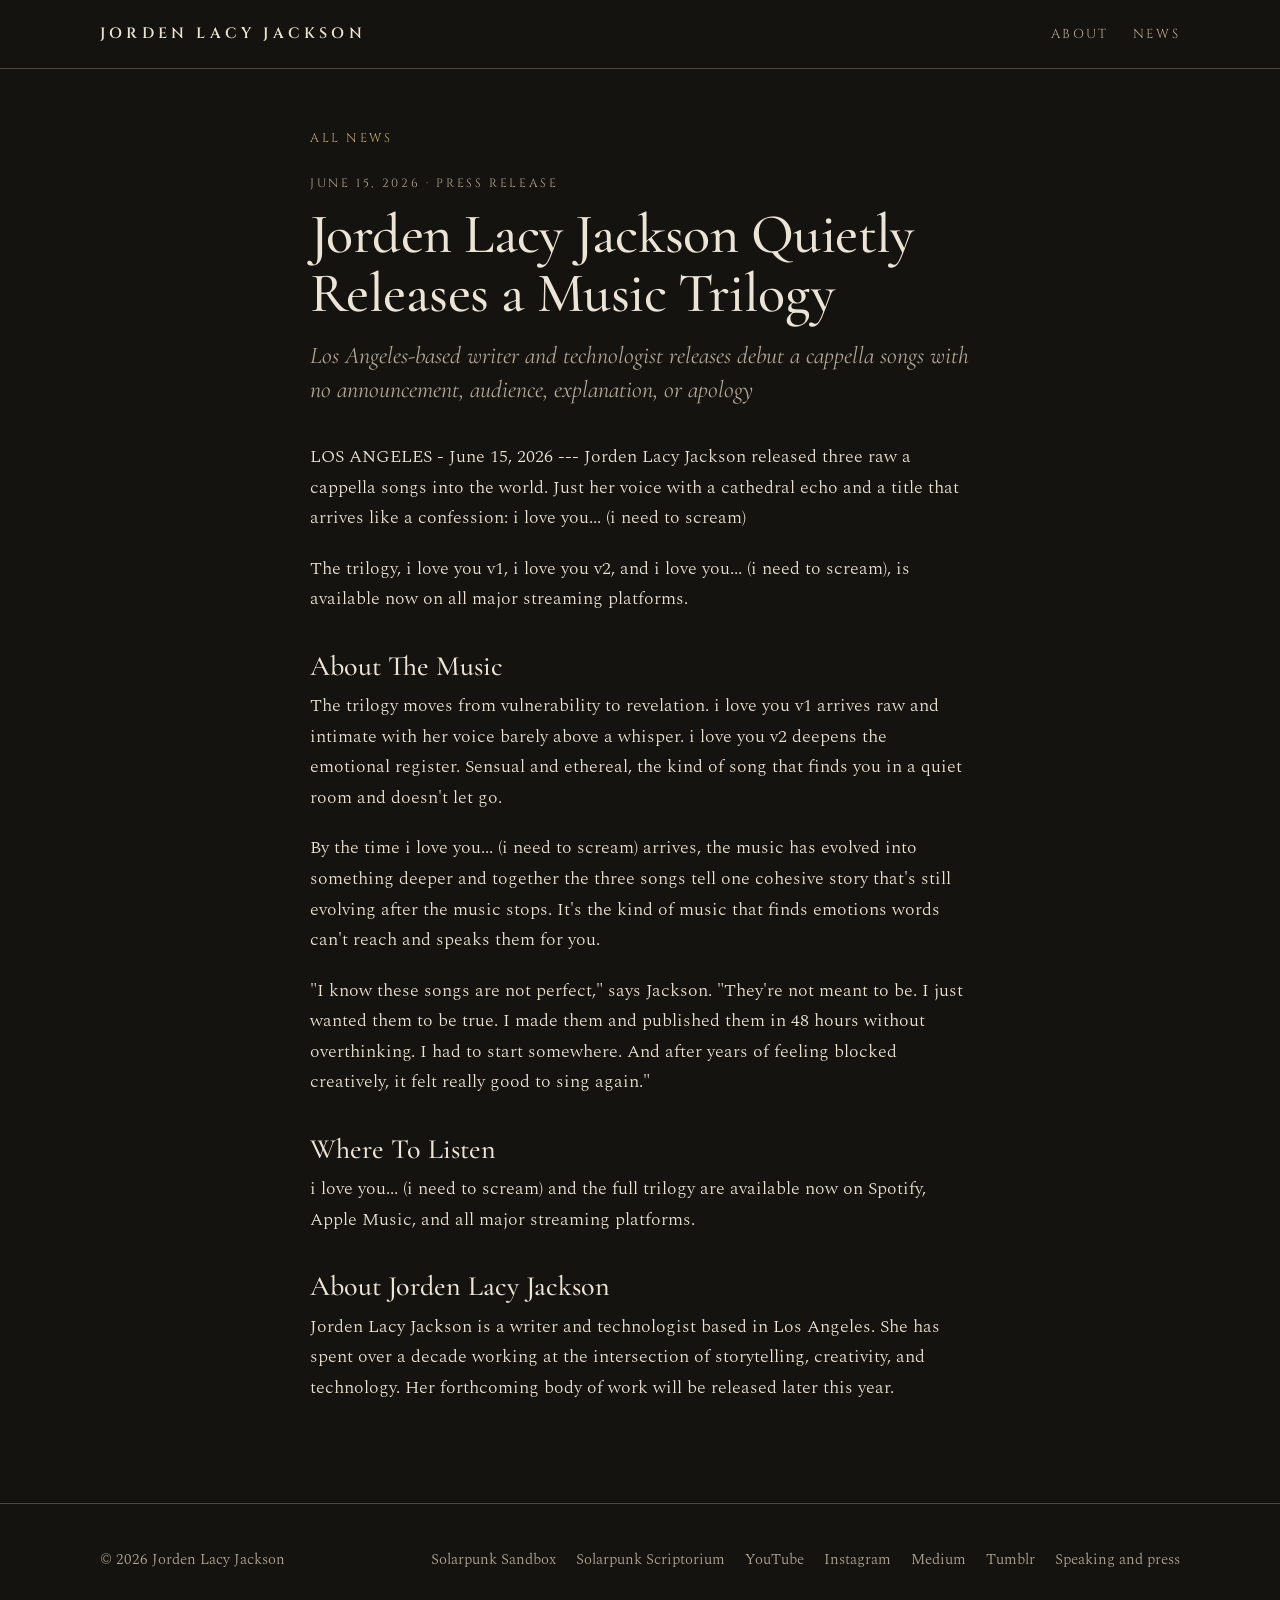
<file: press-releasesjorden-lacy-jackson-quietly-releases-a-music-trilogy.html>
<!doctype html>
<html lang="en">
<head>
<meta charset="utf-8">
<meta name="viewport" content="width=device-width, initial-scale=1, viewport-fit=cover">
<title>Jorden Lacy Jackson Quietly Releases a Music Trilogy</title>
<meta name="description" content="Los Angeles-based writer and technologist releases debut a cappella songs with no announcement, audience, explanation, or apology">
<link rel="canonical" href="https://jordenlacyjackson.com/press-releasesjorden-lacy-jackson-quietly-releases-a-music-trilogy">
<meta name="theme-color" content="#15130f">
<meta property="og:type" content="article">
<meta property="og:site_name" content="Jorden Lacy Jackson">
<meta property="og:title" content="Jorden Lacy Jackson Quietly Releases a Music Trilogy">
<meta property="og:description" content="Los Angeles-based writer and technologist releases debut a cappella songs with no announcement, audience, explanation, or apology">
<meta property="og:url" content="https://jordenlacyjackson.com/press-releasesjorden-lacy-jackson-quietly-releases-a-music-trilogy">
<meta property="og:image" content="https://jordenlacyjackson.com/og-image.jpg">
<meta property="og:image:width" content="1200">
<meta property="og:image:height" content="630">
<meta name="twitter:card" content="summary_large_image">
<meta name="twitter:title" content="Jorden Lacy Jackson Quietly Releases a Music Trilogy">
<meta name="twitter:description" content="Los Angeles-based writer and technologist releases debut a cappella songs with no announcement, audience, explanation, or apology">
<meta name="twitter:image" content="https://jordenlacyjackson.com/og-image.jpg">
<script type="application/ld+json">
{
 "@context": "https://schema.org",
 "@graph": [
  {
   "@type": "Person",
   "@id": "https://jordenlacyjackson.com/#person",
   "name": "Jorden Lacy Jackson",
   "alternateName": "Jacks",
   "url": "https://jordenlacyjackson.com/",
   "image": "https://jordenlacyjackson.com/jorden-lacy-jackson-smile.jpg",
   "description": "Solarpunk artist, creative technologist, worldbuilder and writer based in Los Angeles. Creator of Solarpunk Sandbox and founder of Old Ink Records.",
   "jobTitle": "Artist, creative technologist, worldbuilder and writer",
   "homeLocation": {
    "@type": "Place",
    "name": "Los Angeles, California"
   },
   "knowsAbout": [
    "Solarpunk",
    "Worldbuilding",
    "Creative technology",
    "Storytelling",
    "Record keeping",
    "Legacy work",
    "Self-mastery"
   ],
   "founder": {
    "@type": "Organization",
    "@id": "https://oldinkrecords.com/#organization",
    "name": "Old Ink Records",
    "url": "https://oldinkrecords.com/"
   },
   "sameAs": [
    "https://www.youtube.com/@jordenlacyjackson",
    "https://www.instagram.com/jordenlacyjackson",
    "https://www.tumblr.com/jorden-lacy-jackson",
    "https://medium.com/@jordenlacyjackson",
    "https://solarpunksandbox.com/",
    "https://solarpunkscriptorium.com/",
    "https://oldinkrecords.com/"
   ]
  },
  {
   "@type": "WebSite",
   "@id": "https://jordenlacyjackson.com/#website",
   "url": "https://jordenlacyjackson.com/",
   "name": "Jorden Lacy Jackson",
   "publisher": {
    "@id": "https://jordenlacyjackson.com/#person"
   }
  },
  {
   "@type": "NewsArticle",
   "@id": "https://jordenlacyjackson.com/press-releasesjorden-lacy-jackson-quietly-releases-a-music-trilogy#article",
   "headline": "Jorden Lacy Jackson Quietly Releases a Music Trilogy",
   "alternativeHeadline": "Los Angeles-based writer and technologist releases debut a cappella songs with no announcement, audience, explanation, or apology",
   "datePublished": "2026-06-15",
   "author": {
    "@id": "https://jordenlacyjackson.com/#person"
   },
   "publisher": {
    "@id": "https://jordenlacyjackson.com/#person"
   },
   "mainEntityOfPage": "https://jordenlacyjackson.com/press-releasesjorden-lacy-jackson-quietly-releases-a-music-trilogy",
   "image": "https://jordenlacyjackson.com/og-image.jpg"
  }
 ]
}
</script>
<link rel="stylesheet" href="/fonts/fonts.css">
<link rel="stylesheet" href="/style.css?v=3">
</head>
<body>
<header class="bar">
  <div class="wrap">
    <a class="name" href="/">Jorden Lacy Jackson</a>
    <nav aria-label="Main">
      <a href="/about-jorden-lacy-jackson">About</a>
      <a href="/news">News</a>
    </nav>
  </div>
</header>
<main>
  <article class="release">
    <div class="wrap narrow">
      <a class="back" href="/news">All news</a>
      <div class="dateline"><time datetime="2026-06-15">June 15, 2026</time> · Press release</div>
      <h1>Jorden Lacy Jackson Quietly Releases a Music Trilogy</h1>
      <p class="sub">Los Angeles-based writer and technologist releases debut a cappella songs with no announcement, audience, explanation, or apology</p>
<p>LOS ANGELES - June 15, 2026 --- Jorden Lacy Jackson released three raw a cappella songs into the world. Just her voice with a cathedral echo and a title that arrives like a confession: i love you... (i need to scream)</p>
<p>The trilogy, i love you v1, i love you v2, and i love you... (i need to scream), is available now on all major streaming platforms.</p>
<h2>About The Music</h2>
<p>The trilogy moves from vulnerability to revelation. i love you v1 arrives raw and intimate with her voice barely above a whisper. i love you v2 deepens the emotional register. Sensual and ethereal, the kind of song that finds you in a quiet room and doesn't let go.</p>
<p>By the time i love you... (i need to scream) arrives, the music has evolved into something deeper and together the three songs tell one cohesive story that's still evolving after the music stops. It's the kind of music that finds emotions words can't reach and speaks them for you.</p>
<p>"I know these songs are not perfect," says Jackson. "They're not meant to be. I just wanted them to be true. I made them and published them in 48 hours without overthinking. I had to start somewhere. And after years of feeling blocked creatively, it felt really good to sing again."</p>
<h2>Where To Listen</h2>
<p>i love you... (i need to scream) and the full trilogy are available now on Spotify, Apple Music, and all major streaming platforms.</p>
<h2>About Jorden Lacy Jackson</h2>
<p>Jorden Lacy Jackson is a writer and technologist based in Los Angeles. She has spent over a decade working at the intersection of storytelling, creativity, and technology. Her forthcoming body of work will be released later this year.</p>
    </div>
  </article>
</main>
<footer>
  <div class="wrap">
    <span>© 2026 Jorden Lacy Jackson</span>
    <nav aria-label="Elsewhere">
      <a href="https://solarpunksandbox.com/">Solarpunk Sandbox</a>
      <a href="https://solarpunkscriptorium.com/">Solarpunk Scriptorium</a>
      <a href="https://www.youtube.com/@jordenlacyjackson" rel="noopener">YouTube</a>
      <a href="https://www.instagram.com/jordenlacyjackson" rel="noopener">Instagram</a>
      <a href="https://medium.com/@jordenlacyjackson" rel="noopener">Medium</a>
      <a href="https://www.tumblr.com/jorden-lacy-jackson" rel="noopener">Tumblr</a>
      <a href="/speaking-and-press">Speaking and press</a>
    </nav>
  </div>
</footer>
<script src="/motes.js" defer></script>
<!-- Cloudflare Web Analytics --><script type='module' src='https://static.cloudflareinsights.com/beacon.min.js' data-cf-beacon='{"token": "4a1c8ed2318540de8e361f7578ccc518"}'></script><!-- End Cloudflare Web Analytics -->
</body>
</html>
</file>
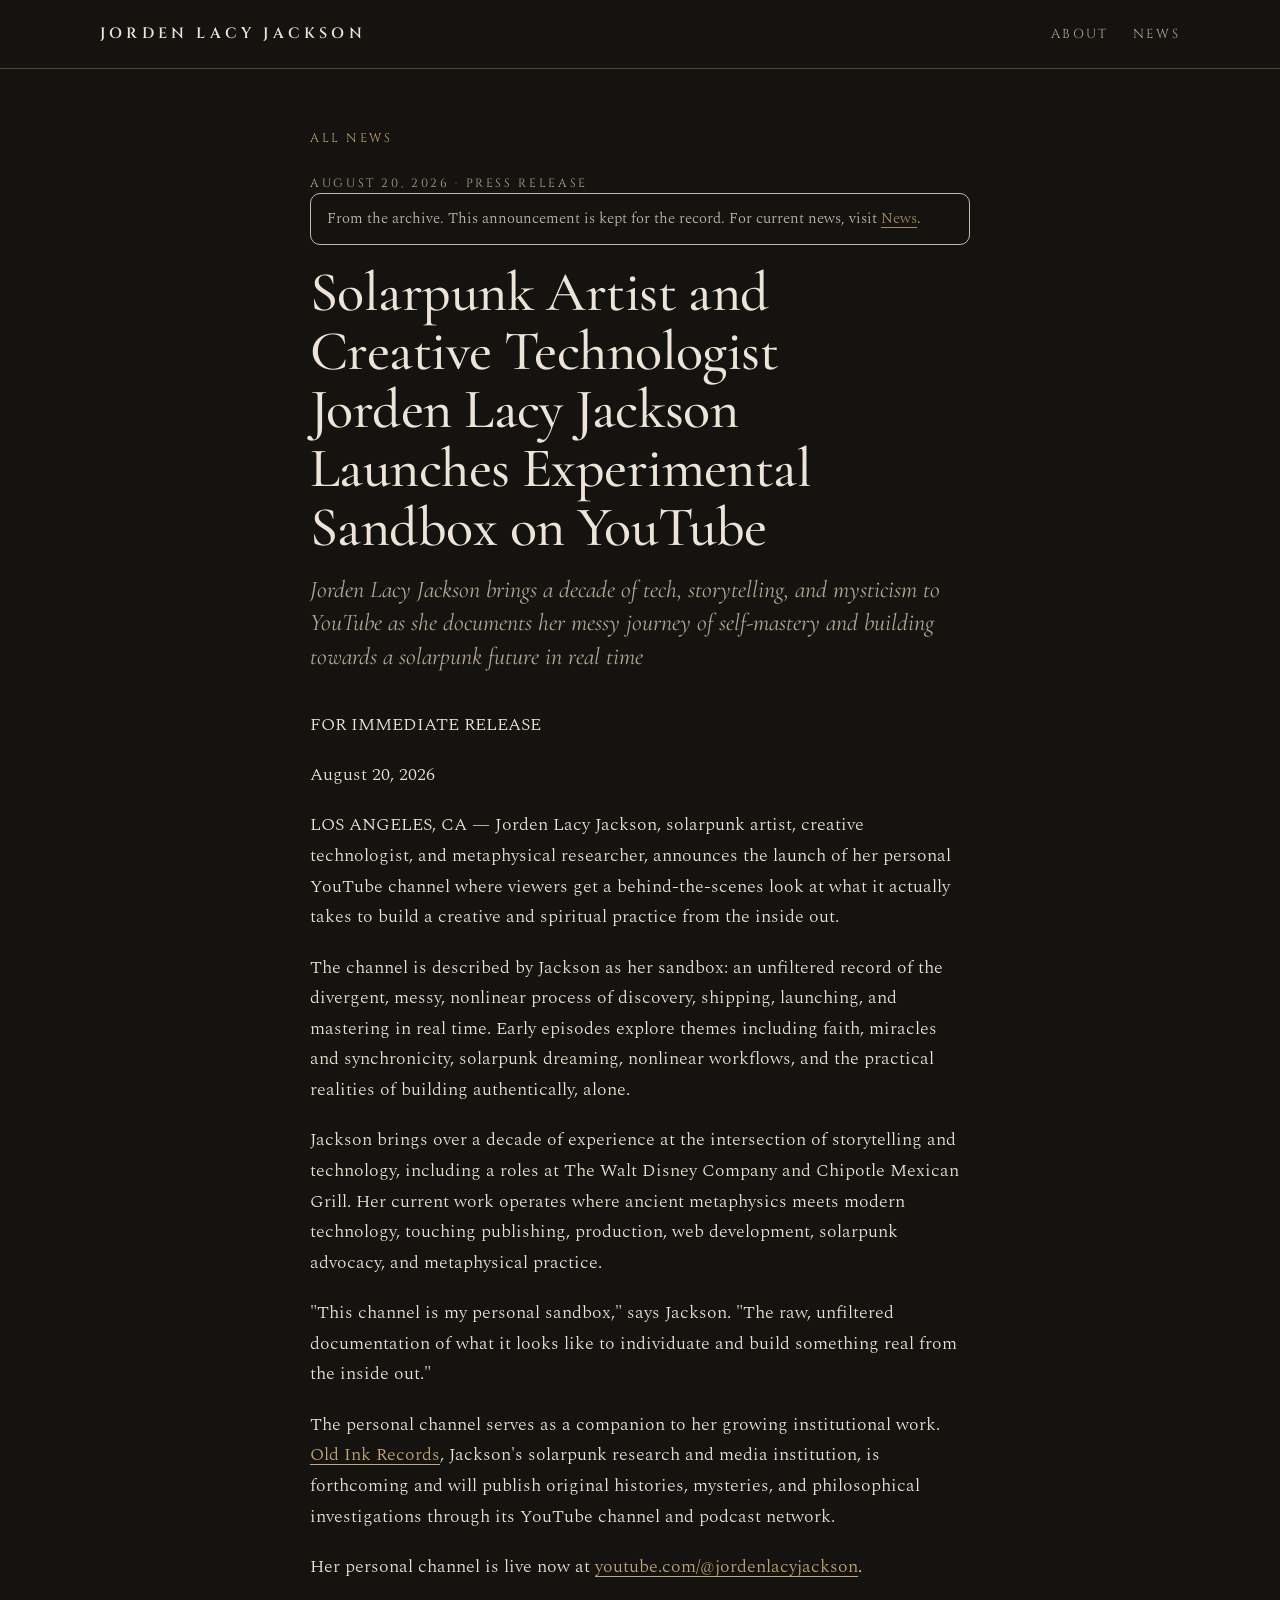
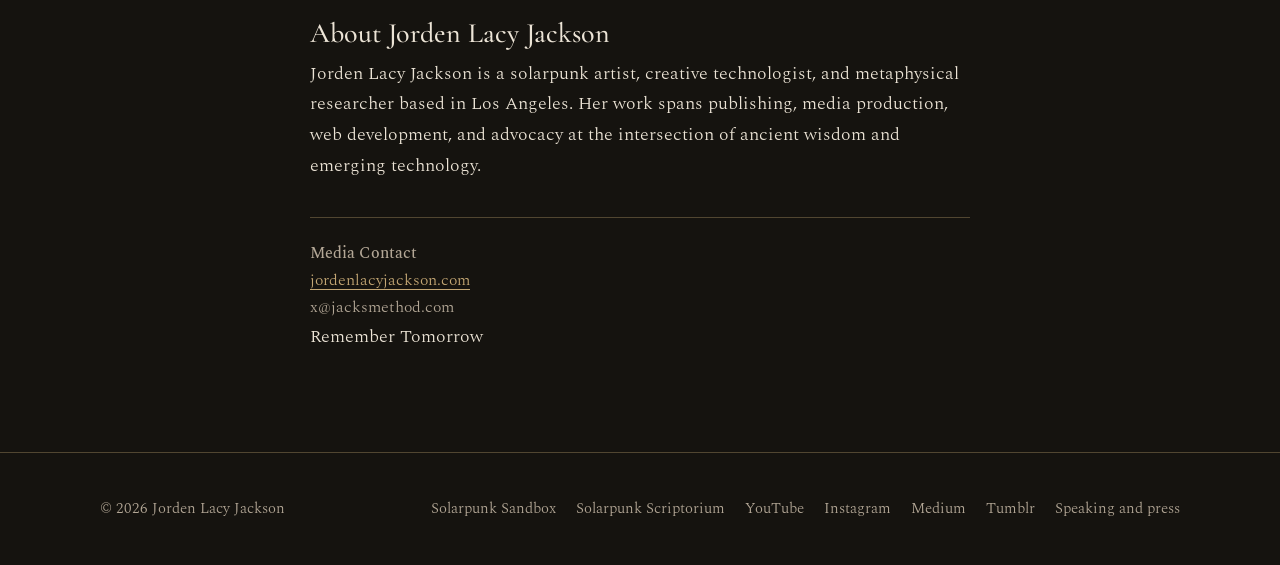
<file: solarpunk-artist-and-creative-technologist-jorden-lacy-jackson-launches-experimental-sandbox-on-youtube.html>
<!doctype html>
<html lang="en">
<head>
<meta charset="utf-8">
<meta name="robots" content="noindex, follow">
<meta name="viewport" content="width=device-width, initial-scale=1, viewport-fit=cover">
<title>Solarpunk Artist and Creative Technologist Jorden Lacy Jackson Launches Experimental Sandbox on YouTube</title>
<meta name="description" content="Jorden Lacy Jackson brings a decade of tech, storytelling, and mysticism to YouTube as she documents her messy journey of self-mastery and building towards a solarpunk future in real time">
<link rel="canonical" href="https://jordenlacyjackson.com/solarpunk-artist-and-creative-technologist-jorden-lacy-jackson-launches-experimental-sandbox-on-youtube">
<meta name="theme-color" content="#15130f">
<meta property="og:type" content="article">
<meta property="og:site_name" content="Jorden Lacy Jackson">
<meta property="og:title" content="Solarpunk Artist and Creative Technologist Jorden Lacy Jackson Launches Experimental Sandbox on YouTube">
<meta property="og:description" content="Jorden Lacy Jackson brings a decade of tech, storytelling, and mysticism to YouTube as she documents her messy journey of self-mastery and building towards a solarpunk future in real time">
<meta property="og:url" content="https://jordenlacyjackson.com/solarpunk-artist-and-creative-technologist-jorden-lacy-jackson-launches-experimental-sandbox-on-youtube">
<meta property="og:image" content="https://jordenlacyjackson.com/og-image.jpg">
<meta property="og:image:width" content="1200">
<meta property="og:image:height" content="630">
<meta name="twitter:card" content="summary_large_image">
<meta name="twitter:title" content="Solarpunk Artist and Creative Technologist Jorden Lacy Jackson Launches Experimental Sandbox on YouTube">
<meta name="twitter:description" content="Jorden Lacy Jackson brings a decade of tech, storytelling, and mysticism to YouTube as she documents her messy journey of self-mastery and building towards a solarpunk future in real time">
<meta name="twitter:image" content="https://jordenlacyjackson.com/og-image.jpg">
<script type="application/ld+json">
{
 "@context": "https://schema.org",
 "@graph": [
  {
   "@type": "Person",
   "@id": "https://jordenlacyjackson.com/#person",
   "name": "Jorden Lacy Jackson",
   "alternateName": "Jacks",
   "url": "https://jordenlacyjackson.com/",
   "image": "https://jordenlacyjackson.com/jorden-lacy-jackson-smile.jpg",
   "description": "Solarpunk artist, creative technologist, worldbuilder and writer based in Los Angeles. Creator of Solarpunk Sandbox and founder of Old Ink Records.",
   "jobTitle": "Artist, creative technologist, worldbuilder and writer",
   "homeLocation": {
    "@type": "Place",
    "name": "Los Angeles, California"
   },
   "knowsAbout": [
    "Solarpunk",
    "Worldbuilding",
    "Creative technology",
    "Storytelling",
    "Record keeping",
    "Legacy work",
    "Self-mastery"
   ],
   "founder": {
    "@type": "Organization",
    "@id": "https://oldinkrecords.com/#organization",
    "name": "Old Ink Records",
    "url": "https://oldinkrecords.com/"
   },
   "sameAs": [
    "https://www.youtube.com/@jordenlacyjackson",
    "https://www.instagram.com/jordenlacyjackson",
    "https://www.tumblr.com/jorden-lacy-jackson",
    "https://medium.com/@jordenlacyjackson",
    "https://solarpunksandbox.com/",
    "https://solarpunkscriptorium.com/",
    "https://oldinkrecords.com/"
   ]
  },
  {
   "@type": "WebSite",
   "@id": "https://jordenlacyjackson.com/#website",
   "url": "https://jordenlacyjackson.com/",
   "name": "Jorden Lacy Jackson",
   "publisher": {
    "@id": "https://jordenlacyjackson.com/#person"
   }
  },
  {
   "@type": "NewsArticle",
   "@id": "https://jordenlacyjackson.com/solarpunk-artist-and-creative-technologist-jorden-lacy-jackson-launches-experimental-sandbox-on-youtube#article",
   "headline": "Solarpunk Artist and Creative Technologist Jorden Lacy Jackson Launches Experimental Sandbox on YouTube",
   "alternativeHeadline": "Jorden Lacy Jackson brings a decade of tech, storytelling, and mysticism to YouTube as she documents her messy journey of self-mastery and building towards a solarpunk future in real time",
   "datePublished": "2026-08-20",
   "author": {
    "@id": "https://jordenlacyjackson.com/#person"
   },
   "publisher": {
    "@id": "https://jordenlacyjackson.com/#person"
   },
   "mainEntityOfPage": "https://jordenlacyjackson.com/solarpunk-artist-and-creative-technologist-jorden-lacy-jackson-launches-experimental-sandbox-on-youtube",
   "image": "https://jordenlacyjackson.com/og-image.jpg"
  }
 ]
}
</script>
<link rel="stylesheet" href="/fonts/fonts.css">
<link rel="stylesheet" href="/style.css?v=3">
</head>
<body>
<header class="bar">
  <div class="wrap">
    <a class="name" href="/">Jorden Lacy Jackson</a>
    <nav aria-label="Main">
      <a href="/about-jorden-lacy-jackson">About</a>
      <a href="/news">News</a>
    </nav>
  </div>
</header>
<main>
  <article class="release">
    <div class="wrap narrow">
      <a class="back" href="/news">All news</a>
      <div class="dateline"><time datetime="2026-08-20">August 20, 2026</time> · Press release</div>
      <p class="archived-note" style="margin:0 0 18px;padding:12px 16px;border:1px solid currentColor;border-radius:10px;opacity:.8;font-size:15px">From the archive. This announcement is kept for the record. For current news, visit <a href="/news">News</a>.</p>
      <h1>Solarpunk Artist and Creative Technologist Jorden Lacy Jackson Launches Experimental Sandbox on YouTube</h1>
      <p class="sub">Jorden Lacy Jackson brings a decade of tech, storytelling, and mysticism to YouTube as she documents her messy journey of self-mastery and building towards a solarpunk future in real time</p>
<p>FOR IMMEDIATE RELEASE</p>
<p>August 20, 2026</p>
<p>LOS ANGELES, CA — Jorden Lacy Jackson, solarpunk artist, creative technologist, and metaphysical researcher, announces the launch of her personal YouTube channel where viewers get a behind-the-scenes look at what it actually takes to build a creative and spiritual practice from the inside out.</p>
<p>The channel is described by Jackson as her sandbox: an unfiltered record of the divergent, messy, nonlinear process of discovery, shipping, launching, and mastering in real time. Early episodes explore themes including faith, miracles and synchronicity, solarpunk dreaming, nonlinear workflows, and the practical realities of building authentically, alone.</p>
<p>Jackson brings over a decade of experience at the intersection of storytelling and technology, including a roles at The Walt Disney Company and Chipotle Mexican Grill. Her current work operates where ancient metaphysics meets modern technology, touching publishing, production, web development, solarpunk advocacy, and metaphysical practice.</p>
<p>"This channel is my personal sandbox," says Jackson. "The raw, unfiltered documentation of what it looks like to individuate and build something real from the inside out."</p>
<p>The personal channel serves as a companion to her growing institutional work. <a href="https://oldinkrecords.com/">Old Ink Records</a>, Jackson's solarpunk research and media institution, is forthcoming and will publish original histories, mysteries, and philosophical investigations through its YouTube channel and podcast network.</p>
<p>Her personal channel is live now at <a href="https://youtube.com/@jordenlacyjackson">youtube.com/@jordenlacyjackson</a>.</p>
<h2>About Jorden Lacy Jackson</h2>
<p>Jorden Lacy Jackson is a solarpunk artist, creative technologist, and metaphysical researcher based in Los Angeles. Her work spans publishing, media production, web development, and advocacy at the intersection of ancient wisdom and emerging technology.</p>
<div class="contact"><strong>Media Contact</strong><br><a href="https://jordenlacyjackson.com/">jordenlacyjackson.com</a><br>x@jacksmethod.com</div>
<p>Remember Tomorrow</p>
    </div>
  </article>
</main>
<footer>
  <div class="wrap">
    <span>© 2026 Jorden Lacy Jackson</span>
    <nav aria-label="Elsewhere">
      <a href="https://solarpunksandbox.com/">Solarpunk Sandbox</a>
      <a href="https://solarpunkscriptorium.com/">Solarpunk Scriptorium</a>
      <a href="https://www.youtube.com/@jordenlacyjackson" rel="noopener">YouTube</a>
      <a href="https://www.instagram.com/jordenlacyjackson" rel="noopener">Instagram</a>
      <a href="https://medium.com/@jordenlacyjackson" rel="noopener">Medium</a>
      <a href="https://www.tumblr.com/jorden-lacy-jackson" rel="noopener">Tumblr</a>
      <a href="/speaking-and-press">Speaking and press</a>
    </nav>
  </div>
</footer>
<script src="/motes.js" defer></script>
<!-- Cloudflare Web Analytics --><script type='module' src='https://static.cloudflareinsights.com/beacon.min.js' data-cf-beacon='{"token": "4a1c8ed2318540de8e361f7578ccc518"}'></script><!-- End Cloudflare Web Analytics -->
</body>
</html>
</file>
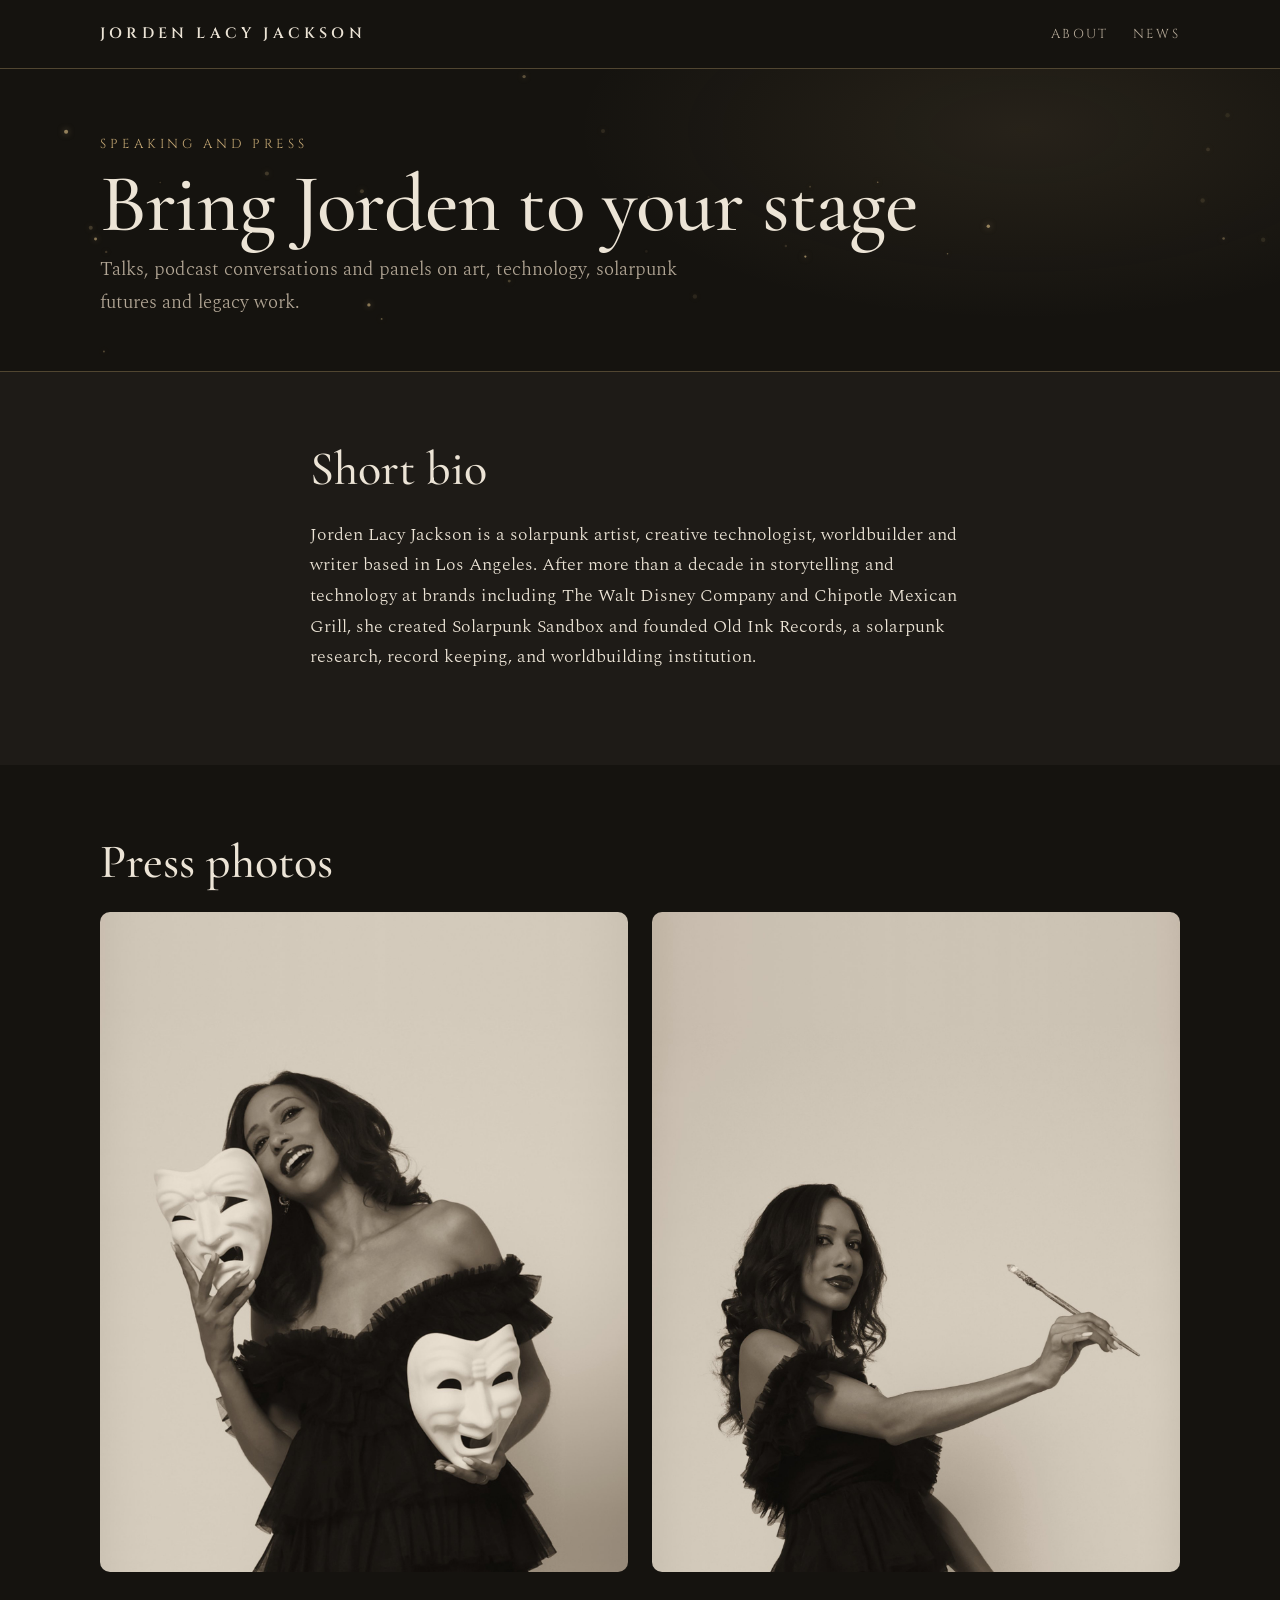
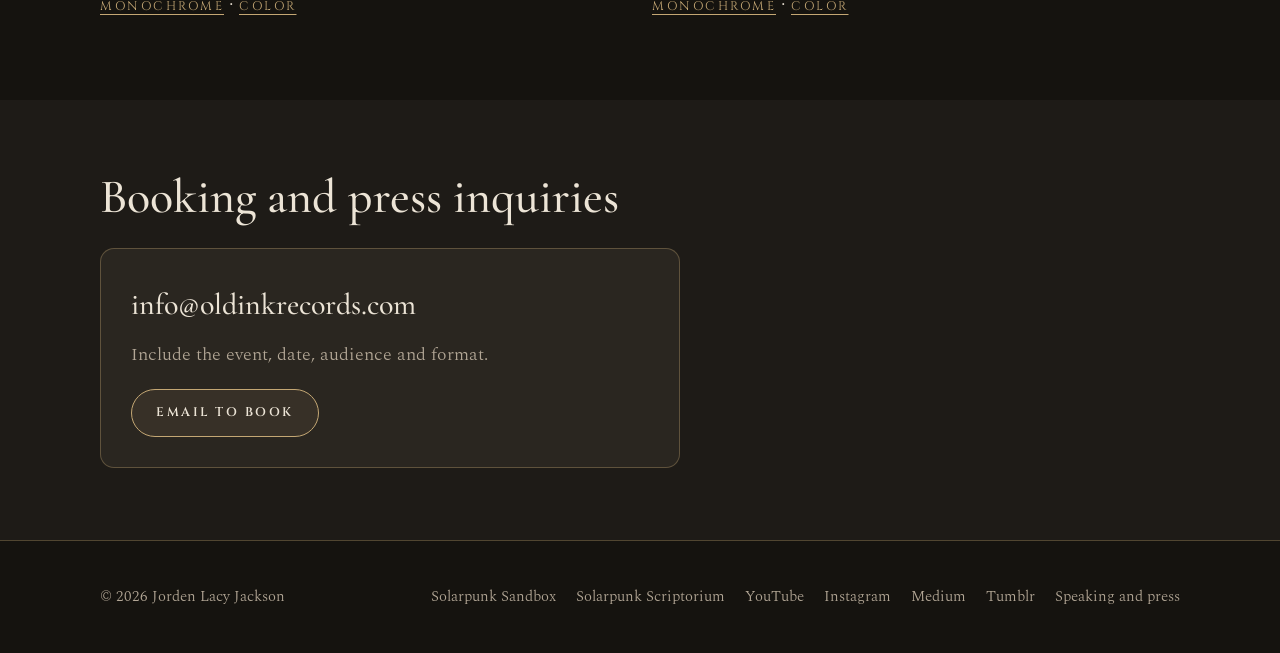
<file: speaking-and-press.html>
<!doctype html>
<html lang="en">
<head>
<meta charset="utf-8">
<meta name="viewport" content="width=device-width, initial-scale=1, viewport-fit=cover">
<title>Speaking and Press | Jorden Lacy Jackson</title>
<meta name="description" content="Book Jorden Lacy Jackson to speak about art, technology, solarpunk and legacy work. Bios, press photos and booking.">
<link rel="canonical" href="https://jordenlacyjackson.com/speaking-and-press">
<meta name="theme-color" content="#15130f">
<meta property="og:type" content="website">
<meta property="og:site_name" content="Jorden Lacy Jackson">
<meta property="og:title" content="Speaking and Press | Jorden Lacy Jackson">
<meta property="og:description" content="Book Jorden Lacy Jackson to speak about art, technology, solarpunk and legacy work. Bios, press photos and booking.">
<meta property="og:url" content="https://jordenlacyjackson.com/speaking-and-press">
<meta property="og:image" content="https://jordenlacyjackson.com/og-image.jpg">
<meta property="og:image:width" content="1200">
<meta property="og:image:height" content="630">
<meta name="twitter:card" content="summary_large_image">
<meta name="twitter:title" content="Speaking and Press | Jorden Lacy Jackson">
<meta name="twitter:description" content="Book Jorden Lacy Jackson to speak about art, technology, solarpunk and legacy work. Bios, press photos and booking.">
<meta name="twitter:image" content="https://jordenlacyjackson.com/og-image.jpg">
<script type="application/ld+json">
{
 "@context": "https://schema.org",
 "@graph": [
  {
   "@type": "Person",
   "@id": "https://jordenlacyjackson.com/#person",
   "name": "Jorden Lacy Jackson",
   "alternateName": "Jacks",
   "url": "https://jordenlacyjackson.com/",
   "image": "https://jordenlacyjackson.com/jorden-lacy-jackson-smile.jpg",
   "description": "Solarpunk artist, creative technologist, worldbuilder and writer based in Los Angeles. Creator of Solarpunk Sandbox and founder of Old Ink Records.",
   "jobTitle": "Artist, creative technologist, worldbuilder and writer",
   "homeLocation": {
    "@type": "Place",
    "name": "Los Angeles, California"
   },
   "knowsAbout": [
    "Solarpunk",
    "Worldbuilding",
    "Creative technology",
    "Storytelling",
    "Record keeping",
    "Legacy work",
    "Self-mastery"
   ],
   "founder": {
    "@type": "Organization",
    "@id": "https://oldinkrecords.com/#organization",
    "name": "Old Ink Records",
    "url": "https://oldinkrecords.com/"
   },
   "sameAs": [
    "https://www.youtube.com/@jordenlacyjackson",
    "https://www.instagram.com/jordenlacyjackson",
    "https://www.tumblr.com/jorden-lacy-jackson",
    "https://medium.com/@jordenlacyjackson",
    "https://solarpunksandbox.com/",
    "https://solarpunkscriptorium.com/",
    "https://oldinkrecords.com/"
   ]
  },
  {
   "@type": "WebSite",
   "@id": "https://jordenlacyjackson.com/#website",
   "url": "https://jordenlacyjackson.com/",
   "name": "Jorden Lacy Jackson",
   "publisher": {
    "@id": "https://jordenlacyjackson.com/#person"
   }
  },
  {
   "@type": "WebPage",
   "@id": "https://jordenlacyjackson.com/speaking-and-press#page",
   "url": "https://jordenlacyjackson.com/speaking-and-press",
   "name": "Speaking and Press",
   "about": {
    "@id": "https://jordenlacyjackson.com/#person"
   }
  }
 ]
}
</script>
<link rel="stylesheet" href="/fonts/fonts.css">
<link rel="stylesheet" href="/style.css?v=3">
</head>
<body>
<header class="bar">
  <div class="wrap">
    <a class="name" href="/">Jorden Lacy Jackson</a>
    <nav aria-label="Main">
      <a href="/about-jorden-lacy-jackson">About</a>
      <a href="/news">News</a>
    </nav>
  </div>
</header>
<main>
  <div class="page-head"><canvas class="motes" aria-hidden="true"></canvas><div class="wrap"><span class="kicker">Speaking and press</span><h1>Bring Jorden to your stage</h1><p>Talks, podcast conversations and panels on art, technology, solarpunk futures and legacy work.</p></div></div>
  <section class="alt">
    <div class="wrap narrow">
      <h2>Short bio</h2>
      <p>Jorden Lacy Jackson is a solarpunk artist, creative technologist, worldbuilder and writer based in Los Angeles. After more than a decade in storytelling and technology at brands including The Walt Disney Company and Chipotle Mexican Grill, she created Solarpunk Sandbox and founded Old Ink Records, a solarpunk research, record keeping, and worldbuilding institution.</p>
    </div>
  </section>
  <section>
    <div class="wrap">
      <h2>Press photos</h2>
      <div class="photos">
        <div class="photo">
          <img src="/jorden-lacy-jackson-masks-mono.jpg" width="1600" height="2000" alt="Jorden Lacy Jackson laughing in a black tulle dress, holding white comedy and tragedy masks, in warm monochrome" loading="lazy">
          <span><a href="/jorden-lacy-jackson-masks-mono.jpg">Monochrome</a> · <a href="/jorden-lacy-jackson-masks.jpg">Color</a></span>
        </div>
        <div class="photo">
          <img src="/jorden-lacy-jackson-stylus-mono.jpg" width="1600" height="2000" alt="Jorden Lacy Jackson in a black tulle dress, looking over her shoulder and holding a crystal-tipped writing stylus, in warm monochrome" loading="lazy">
          <span><a href="/jorden-lacy-jackson-stylus-mono.jpg">Monochrome</a> · <a href="/jorden-lacy-jackson-stylus.jpg">Color</a></span>
        </div>
      </div>
    </div>
  </section>
  <section class="alt">
    <div class="wrap">
      <h2>Booking and press inquiries</h2>
      <div class="contact-box">
        <span class="email">info@oldinkrecords.com</span>
        <p style="margin:0">Include the event, date, audience and format.</p>
        <div class="btns" style="margin-top:8px"><a class="btn btn-solid" href="mailto:info@oldinkrecords.com?subject=Speaking%20inquiry">Email to book</a></div>
      </div>
    </div>
  </section>
</main>
<footer>
  <div class="wrap">
    <span>© 2026 Jorden Lacy Jackson</span>
    <nav aria-label="Elsewhere">
      <a href="https://solarpunksandbox.com/">Solarpunk Sandbox</a>
      <a href="https://solarpunkscriptorium.com/">Solarpunk Scriptorium</a>
      <a href="https://www.youtube.com/@jordenlacyjackson" rel="noopener">YouTube</a>
      <a href="https://www.instagram.com/jordenlacyjackson" rel="noopener">Instagram</a>
      <a href="https://medium.com/@jordenlacyjackson" rel="noopener">Medium</a>
      <a href="https://www.tumblr.com/jorden-lacy-jackson" rel="noopener">Tumblr</a>
      <a href="/speaking-and-press">Speaking and press</a>
    </nav>
  </div>
</footer>
<script src="/motes.js" defer></script>
<!-- Cloudflare Web Analytics --><script type='module' src='https://static.cloudflareinsights.com/beacon.min.js' data-cf-beacon='{"token": "4a1c8ed2318540de8e361f7578ccc518"}'></script><!-- End Cloudflare Web Analytics -->
</body>
</html>
</file>
<file: fonts/fonts.css>
/* Self-hosted fonts (SIL Open Font License), from Fontsource. No requests to Google. */
/* cormorant-garamond-latin-ext-500-normal */
@font-face {
  font-family: 'Cormorant Garamond';
  font-style: normal;
  font-display: swap;
  font-weight: 500;
  src: url(/fonts/cormorant-garamond-latin-ext-500-normal.woff2) format('woff2');
  unicode-range: U+0100-02BA,U+02BD-02C5,U+02C7-02CC,U+02CE-02D7,U+02DD-02FF,U+0304,U+0308,U+0329,U+1D00-1DBF,U+1E00-1E9F,U+1EF2-1EFF,U+2020,U+20A0-20AB,U+20AD-20C0,U+2113,U+2C60-2C7F,U+A720-A7FF;
}
/* cormorant-garamond-latin-500-normal */
@font-face {
  font-family: 'Cormorant Garamond';
  font-style: normal;
  font-display: swap;
  font-weight: 500;
  src: url(/fonts/cormorant-garamond-latin-500-normal.woff2) format('woff2');
  unicode-range: U+0000-00FF,U+0131,U+0152-0153,U+02BB-02BC,U+02C6,U+02DA,U+02DC,U+0304,U+0308,U+0329,U+2000-206F,U+20AC,U+2122,U+2191,U+2193,U+2212,U+2215,U+FEFF,U+FFFD;
}
/* cormorant-garamond-latin-ext-600-normal */
@font-face {
  font-family: 'Cormorant Garamond';
  font-style: normal;
  font-display: swap;
  font-weight: 600;
  src: url(/fonts/cormorant-garamond-latin-ext-600-normal.woff2) format('woff2');
  unicode-range: U+0100-02BA,U+02BD-02C5,U+02C7-02CC,U+02CE-02D7,U+02DD-02FF,U+0304,U+0308,U+0329,U+1D00-1DBF,U+1E00-1E9F,U+1EF2-1EFF,U+2020,U+20A0-20AB,U+20AD-20C0,U+2113,U+2C60-2C7F,U+A720-A7FF;
}
/* cormorant-garamond-latin-600-normal */
@font-face {
  font-family: 'Cormorant Garamond';
  font-style: normal;
  font-display: swap;
  font-weight: 600;
  src: url(/fonts/cormorant-garamond-latin-600-normal.woff2) format('woff2');
  unicode-range: U+0000-00FF,U+0131,U+0152-0153,U+02BB-02BC,U+02C6,U+02DA,U+02DC,U+0304,U+0308,U+0329,U+2000-206F,U+20AC,U+2122,U+2191,U+2193,U+2212,U+2215,U+FEFF,U+FFFD;
}
/* cormorant-garamond-latin-ext-400-italic */
@font-face {
  font-family: 'Cormorant Garamond';
  font-style: italic;
  font-display: swap;
  font-weight: 400;
  src: url(/fonts/cormorant-garamond-latin-ext-400-italic.woff2) format('woff2');
  unicode-range: U+0100-02BA,U+02BD-02C5,U+02C7-02CC,U+02CE-02D7,U+02DD-02FF,U+0304,U+0308,U+0329,U+1D00-1DBF,U+1E00-1E9F,U+1EF2-1EFF,U+2020,U+20A0-20AB,U+20AD-20C0,U+2113,U+2C60-2C7F,U+A720-A7FF;
}
/* cormorant-garamond-latin-400-italic */
@font-face {
  font-family: 'Cormorant Garamond';
  font-style: italic;
  font-display: swap;
  font-weight: 400;
  src: url(/fonts/cormorant-garamond-latin-400-italic.woff2) format('woff2');
  unicode-range: U+0000-00FF,U+0131,U+0152-0153,U+02BB-02BC,U+02C6,U+02DA,U+02DC,U+0304,U+0308,U+0329,U+2000-206F,U+20AC,U+2122,U+2191,U+2193,U+2212,U+2215,U+FEFF,U+FFFD;
}
/* spectral-latin-ext-300-normal */
@font-face {
  font-family: 'Spectral';
  font-style: normal;
  font-display: swap;
  font-weight: 300;
  src: url(/fonts/spectral-latin-ext-300-normal.woff2) format('woff2');
  unicode-range: U+0100-02BA,U+02BD-02C5,U+02C7-02CC,U+02CE-02D7,U+02DD-02FF,U+0304,U+0308,U+0329,U+1D00-1DBF,U+1E00-1E9F,U+1EF2-1EFF,U+2020,U+20A0-20AB,U+20AD-20C0,U+2113,U+2C60-2C7F,U+A720-A7FF;
}
/* spectral-latin-300-normal */
@font-face {
  font-family: 'Spectral';
  font-style: normal;
  font-display: swap;
  font-weight: 300;
  src: url(/fonts/spectral-latin-300-normal.woff2) format('woff2');
  unicode-range: U+0000-00FF,U+0131,U+0152-0153,U+02BB-02BC,U+02C6,U+02DA,U+02DC,U+0304,U+0308,U+0329,U+2000-206F,U+20AC,U+2122,U+2191,U+2193,U+2212,U+2215,U+FEFF,U+FFFD;
}
/* spectral-latin-ext-400-normal */
@font-face {
  font-family: 'Spectral';
  font-style: normal;
  font-display: swap;
  font-weight: 400;
  src: url(/fonts/spectral-latin-ext-400-normal.woff2) format('woff2');
  unicode-range: U+0100-02BA,U+02BD-02C5,U+02C7-02CC,U+02CE-02D7,U+02DD-02FF,U+0304,U+0308,U+0329,U+1D00-1DBF,U+1E00-1E9F,U+1EF2-1EFF,U+2020,U+20A0-20AB,U+20AD-20C0,U+2113,U+2C60-2C7F,U+A720-A7FF;
}
/* spectral-latin-400-normal */
@font-face {
  font-family: 'Spectral';
  font-style: normal;
  font-display: swap;
  font-weight: 400;
  src: url(/fonts/spectral-latin-400-normal.woff2) format('woff2');
  unicode-range: U+0000-00FF,U+0131,U+0152-0153,U+02BB-02BC,U+02C6,U+02DA,U+02DC,U+0304,U+0308,U+0329,U+2000-206F,U+20AC,U+2122,U+2191,U+2193,U+2212,U+2215,U+FEFF,U+FFFD;
}
/* spectral-latin-ext-500-normal */
@font-face {
  font-family: 'Spectral';
  font-style: normal;
  font-display: swap;
  font-weight: 500;
  src: url(/fonts/spectral-latin-ext-500-normal.woff2) format('woff2');
  unicode-range: U+0100-02BA,U+02BD-02C5,U+02C7-02CC,U+02CE-02D7,U+02DD-02FF,U+0304,U+0308,U+0329,U+1D00-1DBF,U+1E00-1E9F,U+1EF2-1EFF,U+2020,U+20A0-20AB,U+20AD-20C0,U+2113,U+2C60-2C7F,U+A720-A7FF;
}
/* spectral-latin-500-normal */
@font-face {
  font-family: 'Spectral';
  font-style: normal;
  font-display: swap;
  font-weight: 500;
  src: url(/fonts/spectral-latin-500-normal.woff2) format('woff2');
  unicode-range: U+0000-00FF,U+0131,U+0152-0153,U+02BB-02BC,U+02C6,U+02DA,U+02DC,U+0304,U+0308,U+0329,U+2000-206F,U+20AC,U+2122,U+2191,U+2193,U+2212,U+2215,U+FEFF,U+FFFD;
}
/* cinzel-latin-ext-400-normal */
@font-face {
  font-family: 'Cinzel';
  font-style: normal;
  font-display: swap;
  font-weight: 400;
  src: url(/fonts/cinzel-latin-ext-400-normal.woff2) format('woff2');
  unicode-range: U+0100-02BA,U+02BD-02C5,U+02C7-02CC,U+02CE-02D7,U+02DD-02FF,U+0304,U+0308,U+0329,U+1D00-1DBF,U+1E00-1E9F,U+1EF2-1EFF,U+2020,U+20A0-20AB,U+20AD-20C0,U+2113,U+2C60-2C7F,U+A720-A7FF;
}
/* cinzel-latin-400-normal */
@font-face {
  font-family: 'Cinzel';
  font-style: normal;
  font-display: swap;
  font-weight: 400;
  src: url(/fonts/cinzel-latin-400-normal.woff2) format('woff2');
  unicode-range: U+0000-00FF,U+0131,U+0152-0153,U+02BB-02BC,U+02C6,U+02DA,U+02DC,U+0304,U+0308,U+0329,U+2000-206F,U+20AC,U+2122,U+2191,U+2193,U+2212,U+2215,U+FEFF,U+FFFD;
}
/* cinzel-latin-ext-600-normal */
@font-face {
  font-family: 'Cinzel';
  font-style: normal;
  font-display: swap;
  font-weight: 600;
  src: url(/fonts/cinzel-latin-ext-600-normal.woff2) format('woff2');
  unicode-range: U+0100-02BA,U+02BD-02C5,U+02C7-02CC,U+02CE-02D7,U+02DD-02FF,U+0304,U+0308,U+0329,U+1D00-1DBF,U+1E00-1E9F,U+1EF2-1EFF,U+2020,U+20A0-20AB,U+20AD-20C0,U+2113,U+2C60-2C7F,U+A720-A7FF;
}
/* cinzel-latin-600-normal */
@font-face {
  font-family: 'Cinzel';
  font-style: normal;
  font-display: swap;
  font-weight: 600;
  src: url(/fonts/cinzel-latin-600-normal.woff2) format('woff2');
  unicode-range: U+0000-00FF,U+0131,U+0152-0153,U+02BB-02BC,U+02C6,U+02DA,U+02DC,U+0304,U+0308,U+0329,U+2000-206F,U+20AC,U+2122,U+2191,U+2193,U+2212,U+2215,U+FEFF,U+FFFD;
}
</file>
<file: style.css>
/* jordenlacyjackson.com: the Maestro has entered the Scriptorium.
   Layout: a candlelit night room. Engraved name beside an arched, moonlit portrait; five-line staff rules
   divide the sections like a score; two small windows open onto the Sandbox and the Scriptorium.
   Single committed dark look in warm neutrals: smoke, bone, stone, and one muted brass. */
:root{
  --night:#15130f;     /* page ground, warm near-black */
  --smoke:#1e1b17;     /* raised band */
  --ash:#2a2620;       /* cards */
  --bone:#ece4d6;      /* primary text */
  --stone:#b3a796;     /* secondary text, AA on night */
  --brass:#c4a774;     /* the single accent */
  --brass-dim:rgba(196,167,116,.34);
  --display:"Cormorant Garamond","Cormorant","Garamond","Times New Roman",serif;
  --body:"Spectral","Iowan Old Style",Georgia,serif;
  --engraved:"Cinzel","Trajan Pro","Times New Roman",serif;
  color-scheme:dark;
}
*{box-sizing:border-box}
html{-webkit-text-size-adjust:100%}
body{margin:0;background:var(--night);color:var(--bone);font-family:var(--body);font-weight:300;font-size:18px;line-height:1.7}
a{color:var(--brass);text-underline-offset:4px;text-decoration-thickness:1px}
a:hover{color:var(--bone)}
:focus-visible{outline:2px solid var(--brass);outline-offset:4px}
img{max-width:100%;height:auto}
strong{font-weight:500}
.wrap{max-width:1120px;margin:0 auto;padding-left:max(20px,env(safe-area-inset-left,0px));padding-right:max(20px,env(safe-area-inset-right,0px))}
.narrow{max-width:700px}

/* Bar */
.bar{border-bottom:1px solid var(--brass-dim);background:var(--night);position:relative;z-index:2}
.bar .wrap{display:flex;flex-wrap:wrap;align-items:center;justify-content:space-between;gap:6px 28px;padding-block:12px}
.name{font-family:var(--engraved);font-weight:600;font-size:15px;letter-spacing:.28em;text-transform:uppercase;color:var(--bone);text-decoration:none;min-height:44px;display:inline-flex;align-items:center}
.bar nav{display:flex;flex-wrap:wrap;gap:2px 24px}
.bar nav a{font-family:var(--engraved);font-size:13px;letter-spacing:.18em;text-transform:uppercase;color:var(--stone);text-decoration:none;min-height:44px;display:inline-flex;align-items:center}
.bar nav a:hover,.bar nav a[aria-current="page"]{color:var(--brass)}

/* Motes canvas */
.motes{position:absolute;inset:0;width:100%;height:100%;pointer-events:none}

/* Home hero */
.hero{position:relative;overflow:hidden;background:radial-gradient(ellipse 60% 70% at 72% 45%,rgba(196,167,116,.13),transparent 70%),var(--night)}
.hero .wrap{position:relative;display:grid;grid-template-columns:minmax(0,1.15fr) minmax(0,.85fr);gap:56px;align-items:center;padding-block:72px 80px}
.hero-copy{display:flex;flex-direction:column;gap:18px;min-width:0}
.kicker{font-family:var(--engraved);font-size:13px;letter-spacing:.3em;text-transform:uppercase;color:var(--brass)}
h1{margin:0;font-family:var(--display);font-weight:500;font-size:clamp(52px,8.4vw,112px);line-height:.92;letter-spacing:-.01em;color:var(--bone);text-wrap:balance}
h1 em{font-style:italic;font-weight:400;color:var(--brass)}
.lede{margin:0;font-family:var(--display);font-style:italic;font-size:clamp(22px,2.6vw,30px);line-height:1.35;color:var(--bone);max-width:28ch}
.btns{display:flex;flex-wrap:wrap;gap:12px;margin-top:6px}
.btn{display:inline-flex;align-items:center;min-height:48px;padding:0 24px;border-radius:999px;font-family:var(--engraved);font-weight:600;font-size:12.5px;letter-spacing:.2em;text-transform:uppercase;text-decoration:none;color:var(--bone);border:1px solid var(--brass);background:rgba(196,167,116,.08);transition:background .5s cubic-bezier(.22,.61,.36,1),box-shadow .5s cubic-bezier(.22,.61,.36,1)}
.btn:hover{color:var(--bone);background:rgba(196,167,116,.18);box-shadow:0 0 28px rgba(196,167,116,.25)}
.btn-quiet{border-color:var(--brass-dim);background:transparent}

/* Arched portrait */
.arch{position:relative;justify-self:center;width:min(100%,380px)}
.arch img{display:block;width:100%;aspect-ratio:1/1;object-fit:cover;object-position:center top;border-radius:999px 999px 6px 6px;box-shadow:0 0 80px rgba(196,167,116,.12)}
.arch::before{content:"";position:absolute;inset:-12px;border:1px solid var(--brass-dim);border-radius:999px 999px 10px 10px;pointer-events:none}
.arch figcaption{margin-top:20px;text-align:center;font-family:var(--engraved);font-size:11.5px;letter-spacing:.26em;text-transform:uppercase;color:var(--stone)}

/* Five-line staff divider */
.staff{height:22px;max-width:220px;margin:0 auto;background:repeating-linear-gradient(180deg,var(--brass-dim) 0 1px,transparent 1px 5px);position:relative}
.staff::after{content:"";position:absolute;left:50%;top:50%;width:9px;height:9px;transform:translate(-50%,-50%) rotate(45deg);background:var(--brass);box-shadow:0 0 14px rgba(196,167,116,.6)}

/* Inner page head */
.page-head{position:relative;overflow:hidden;background:radial-gradient(ellipse 50% 90% at 80% 20%,rgba(196,167,116,.1),transparent 70%),var(--night);border-bottom:1px solid var(--brass-dim)}
.page-head .wrap{position:relative;padding-block:64px 52px;display:flex;flex-direction:column;gap:12px}
.page-head h1{font-size:clamp(44px,6.4vw,84px)}
.page-head p{margin:0;color:var(--stone);max-width:60ch;font-size:19px}

/* Sections */
section{padding-block:72px}
section.alt{background:var(--smoke)}
h2{margin:0 0 24px;font-family:var(--display);font-weight:500;font-size:clamp(32px,4vw,48px);line-height:1.08;color:var(--bone);text-wrap:balance}
h3{margin:0;font-family:var(--display);font-weight:600;font-size:28px;line-height:1.15}
p{margin:0 0 1.1em}
.thesis{font-family:var(--display);font-size:clamp(28px,3.8vw,42px);line-height:1.28;text-align:center;max-width:30ch;margin:28px auto 0;text-wrap:balance}
.thesis em{color:var(--brass)}

/* Two windows */
.windows{display:grid;grid-template-columns:repeat(2,minmax(0,1fr));gap:28px}
.window{background:var(--ash);border:1px solid var(--brass-dim);border-radius:220px 220px 12px 12px;overflow:hidden;display:flex;flex-direction:column;min-width:0}
.window img{display:block;width:100%;aspect-ratio:16/10;object-fit:cover}
.window .in{padding:26px 28px 30px;display:flex;flex-direction:column;gap:10px;flex:1}
.window .tag{font-family:var(--engraved);font-size:12px;letter-spacing:.26em;text-transform:uppercase;color:var(--brass)}
.window p{margin:0;color:var(--stone)}
.window .more{margin-top:auto;padding-top:8px;font-family:var(--engraved);font-size:12.5px;letter-spacing:.2em;text-transform:uppercase;text-decoration:none;min-height:44px;display:inline-flex;align-items:center}

/* News */
.news{list-style:none;margin:0;padding:0}
.news li{border-top:1px solid var(--brass-dim);padding-block:22px;display:flex;flex-direction:column;gap:6px}
.news li:last-child{border-bottom:1px solid var(--brass-dim)}
.news time{font-family:var(--engraved);font-size:12px;letter-spacing:.2em;text-transform:uppercase;color:var(--stone);font-variant-numeric:tabular-nums}
.news a{font-family:var(--display);font-weight:500;font-size:26px;line-height:1.2;color:var(--bone);text-decoration:none}
.news a:hover{color:var(--brass)}
.back{display:inline-flex;min-height:44px;align-items:center;font-family:var(--engraved);font-size:12.5px;letter-spacing:.2em;text-transform:uppercase;text-decoration:none}

/* Release article */
article.release{padding-block:48px 80px}
article.release .dateline{font-family:var(--engraved);font-size:12px;letter-spacing:.22em;text-transform:uppercase;color:var(--stone);margin-top:12px}
article.release h1{font-size:clamp(36px,5vw,56px);line-height:1.05;margin:12px 0 16px}
article.release .sub{font-family:var(--display);font-style:italic;font-size:24px;line-height:1.4;color:var(--stone);margin:0 0 36px}
article.release h2{font-size:28px;margin:36px 0 10px}
article.release .contact{margin-top:36px;padding-top:22px;border-top:1px solid var(--brass-dim);font-size:16px;color:var(--stone)}

/* Speaking */
.talks{display:grid;grid-template-columns:repeat(2,minmax(0,1fr));gap:24px}
.talk{background:var(--ash);border:1px solid var(--brass-dim);border-radius:14px;padding:30px;display:flex;flex-direction:column;gap:12px;min-width:0}
.talk p{margin:0;color:var(--stone)}
.photos{display:grid;grid-template-columns:repeat(2,minmax(0,1fr));gap:24px}
.photo{display:flex;flex-direction:column;gap:12px;min-width:0}
.photo img{border-radius:10px;aspect-ratio:4/5;object-fit:cover;width:100%;background:var(--ash)}
.photo a{font-family:var(--engraved);font-size:12.5px;letter-spacing:.2em;text-transform:uppercase;min-height:44px;display:inline-flex;align-items:center}
.facts{display:grid;grid-template-columns:max-content 1fr;gap:12px 28px;margin:0}
.facts dt{font-family:var(--engraved);font-size:12.5px;letter-spacing:.18em;text-transform:uppercase;color:var(--brass);padding-top:4px}
.facts dd{margin:0}
.contact-box{background:var(--ash);border:1px solid var(--brass-dim);border-radius:14px;padding:30px;display:flex;flex-direction:column;gap:10px;max-width:580px}
.contact-box .email{font-family:var(--display);font-size:30px;font-weight:500;user-select:all;word-break:break-all;color:var(--bone)}
.contact-box p{margin:0;color:var(--stone)}

/* FAQ */
.faq details{border-top:1px solid var(--brass-dim);padding-block:14px}
.faq details:last-child{border-bottom:1px solid var(--brass-dim)}
.faq summary{cursor:pointer;font-family:var(--display);font-weight:500;font-size:24px;min-height:44px;display:flex;align-items:center}
.faq summary::marker{color:var(--brass)}
.faq details p{margin:10px 0 6px;color:var(--stone)}

footer{border-top:1px solid var(--brass-dim);padding-block:34px;font-size:15px;color:var(--stone)}
footer .wrap{display:flex;flex-wrap:wrap;gap:8px 28px;justify-content:space-between;align-items:center}
footer nav{display:flex;flex-wrap:wrap;gap:2px 20px}
footer a{color:var(--stone);text-decoration:none;min-height:44px;display:inline-flex;align-items:center}
footer a:hover{color:var(--brass)}

@media (max-width:860px){
  .hero .wrap{grid-template-columns:1fr;gap:40px;padding-block:48px 64px}
  .arch{width:min(78%,320px)}
  .windows,.talks{grid-template-columns:1fr}
  .window{border-radius:160px 160px 12px 12px}
  .facts{grid-template-columns:1fr;gap:2px}
  .facts dd{margin-bottom:14px}
}
@media (max-width:520px){.photos{grid-template-columns:1fr}}
@media (prefers-reduced-motion:reduce){.motes{display:none}*{transition:none!important}}

/* Mobile first pass (Nov 18): larger labels and tap targets on phones */
@media (max-width:600px){
  .bar nav a{font-size:14px;letter-spacing:.14em}
  .kicker{font-size:13.5px;letter-spacing:.24em}
  .btn,.window .more,.back,.photo a{font-size:13.5px}
  .arch figcaption,.window .tag,.news time,article.release .dateline,.facts dt{font-size:13px}
  .facts dd a,.release a{display:inline-block;padding-block:8px}
}
</file>
